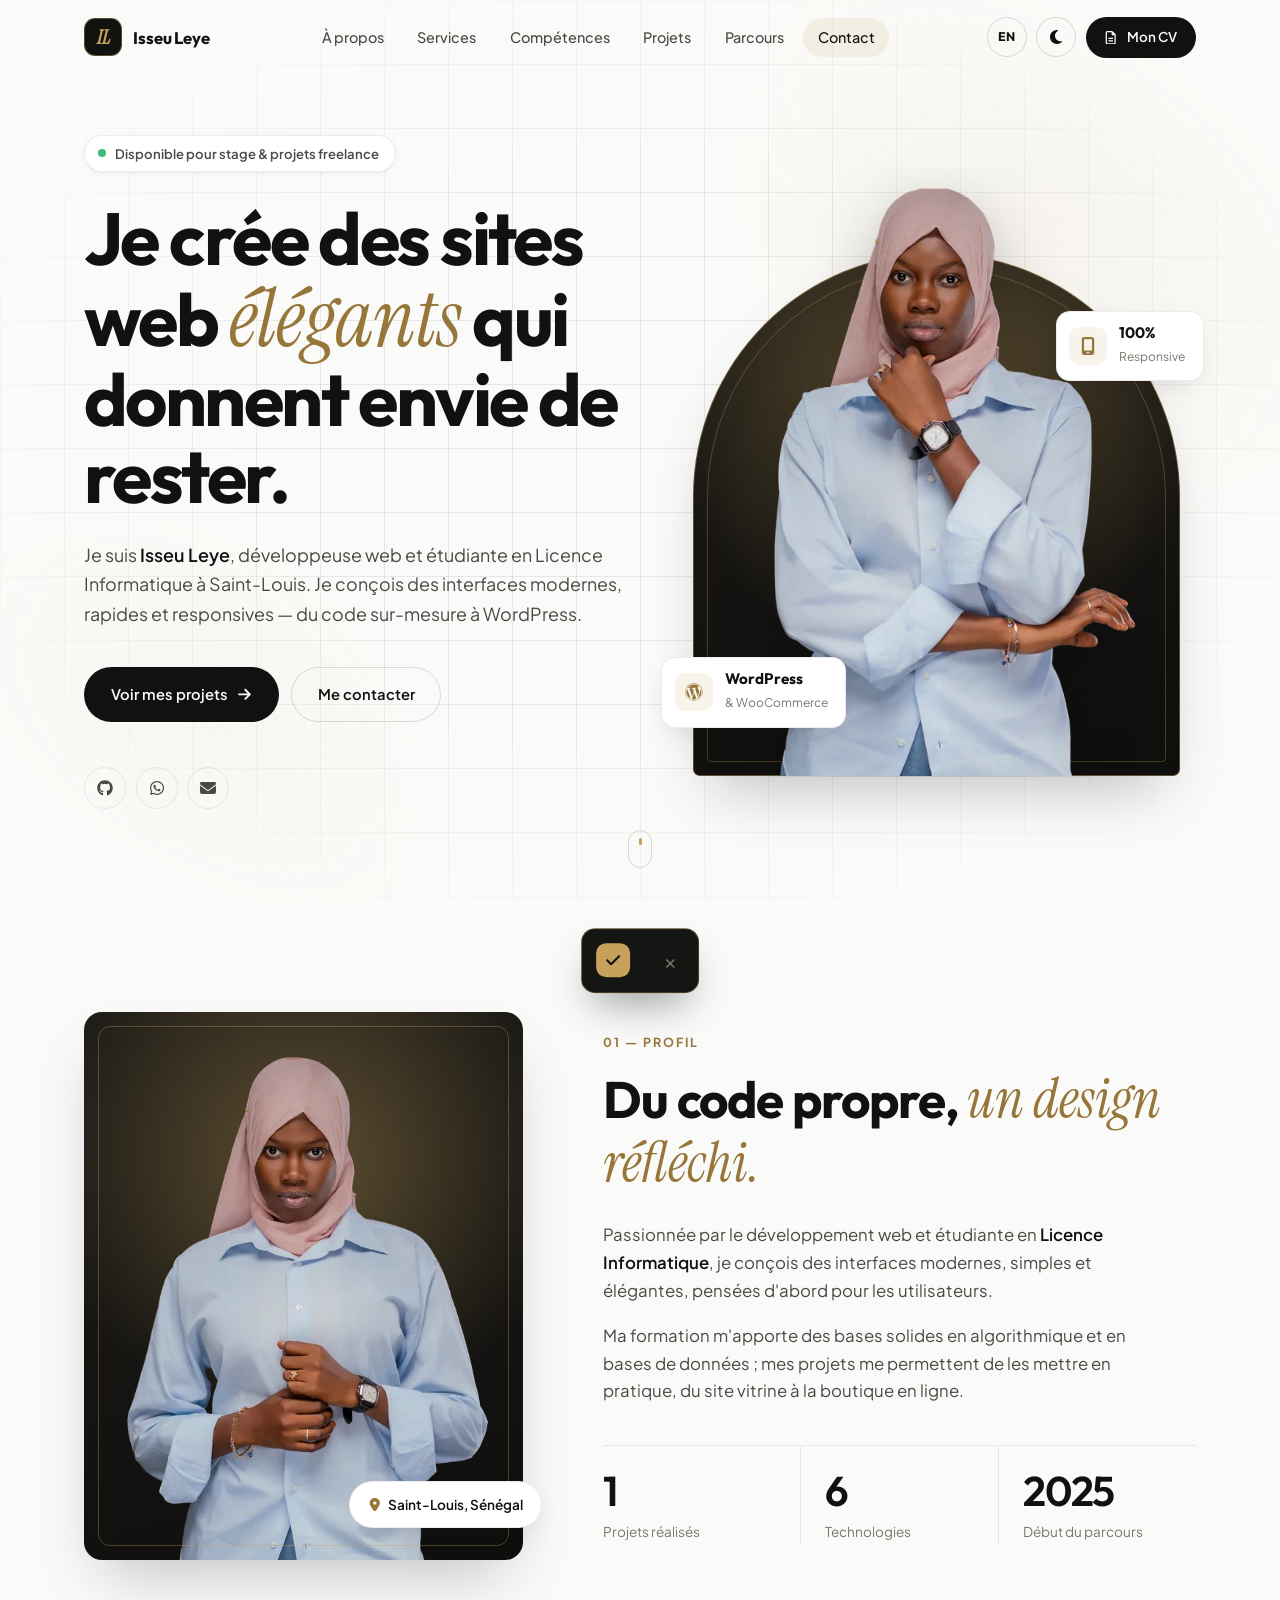
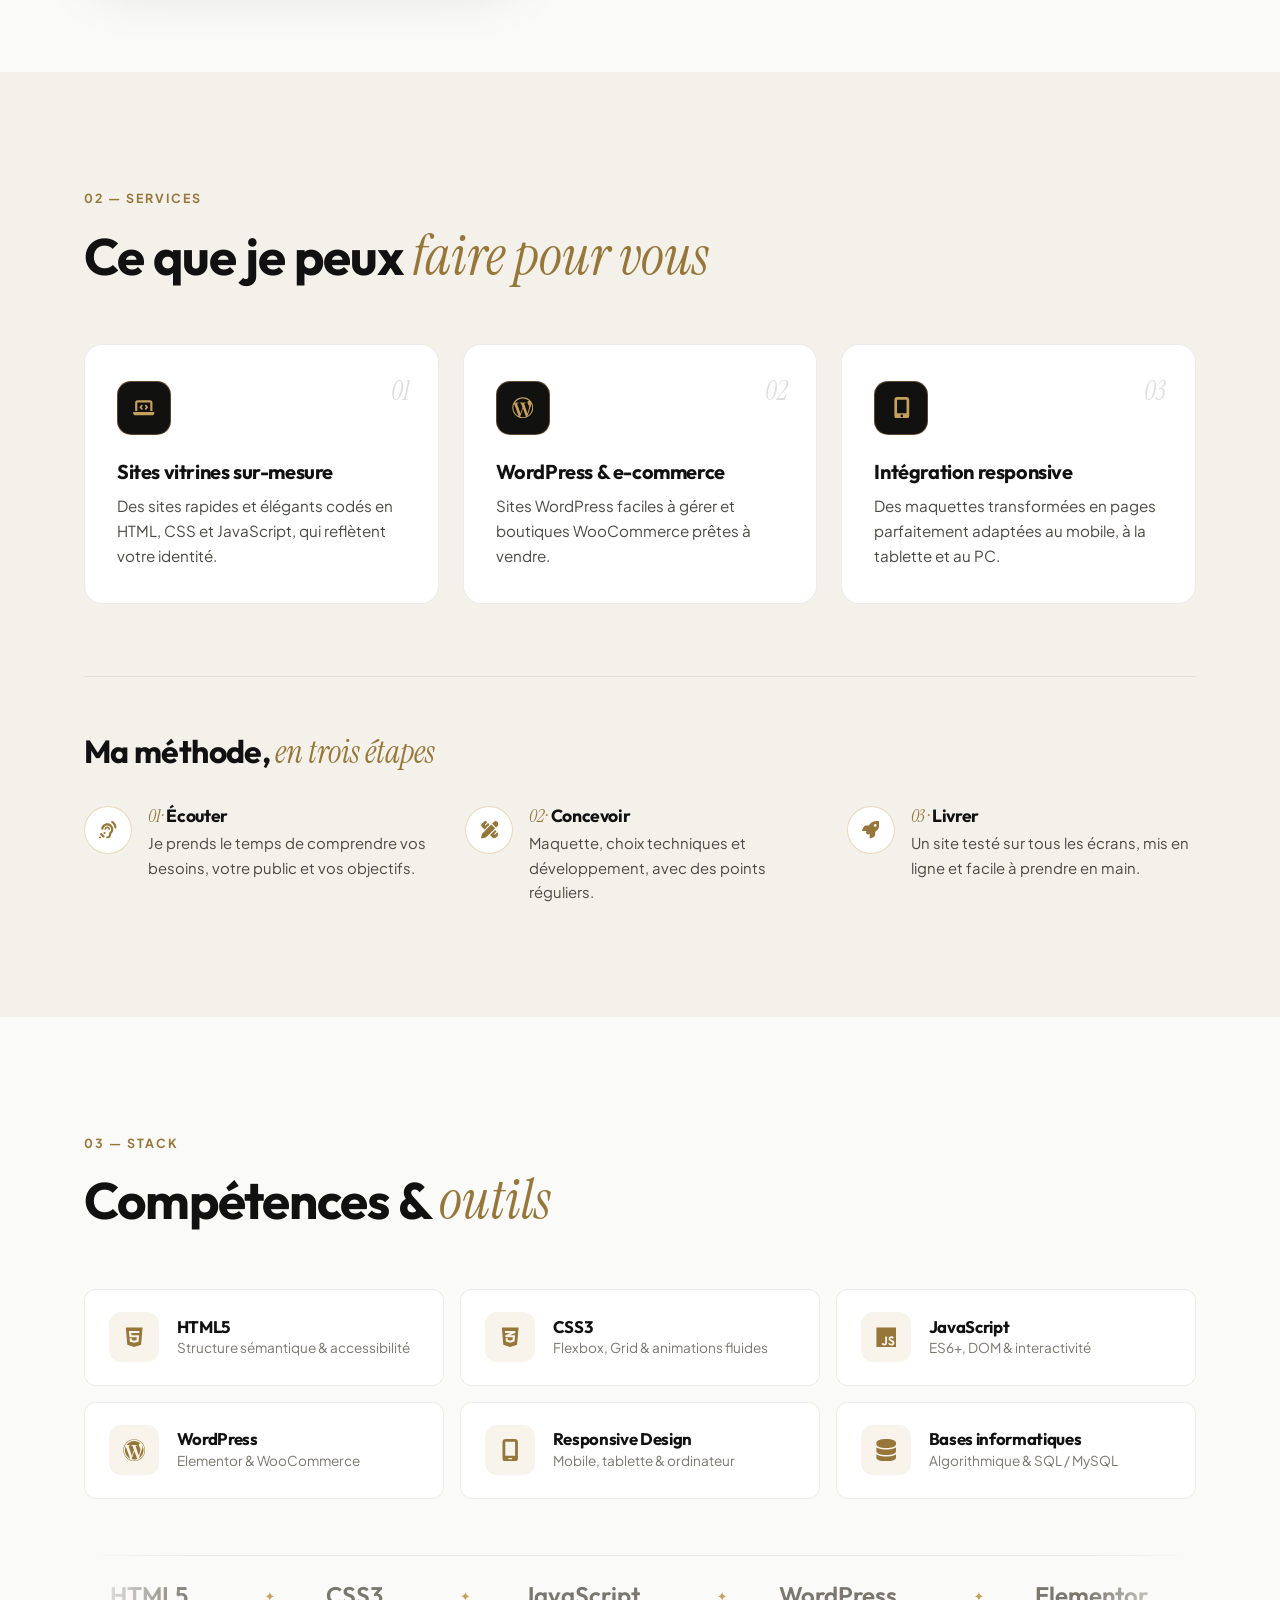
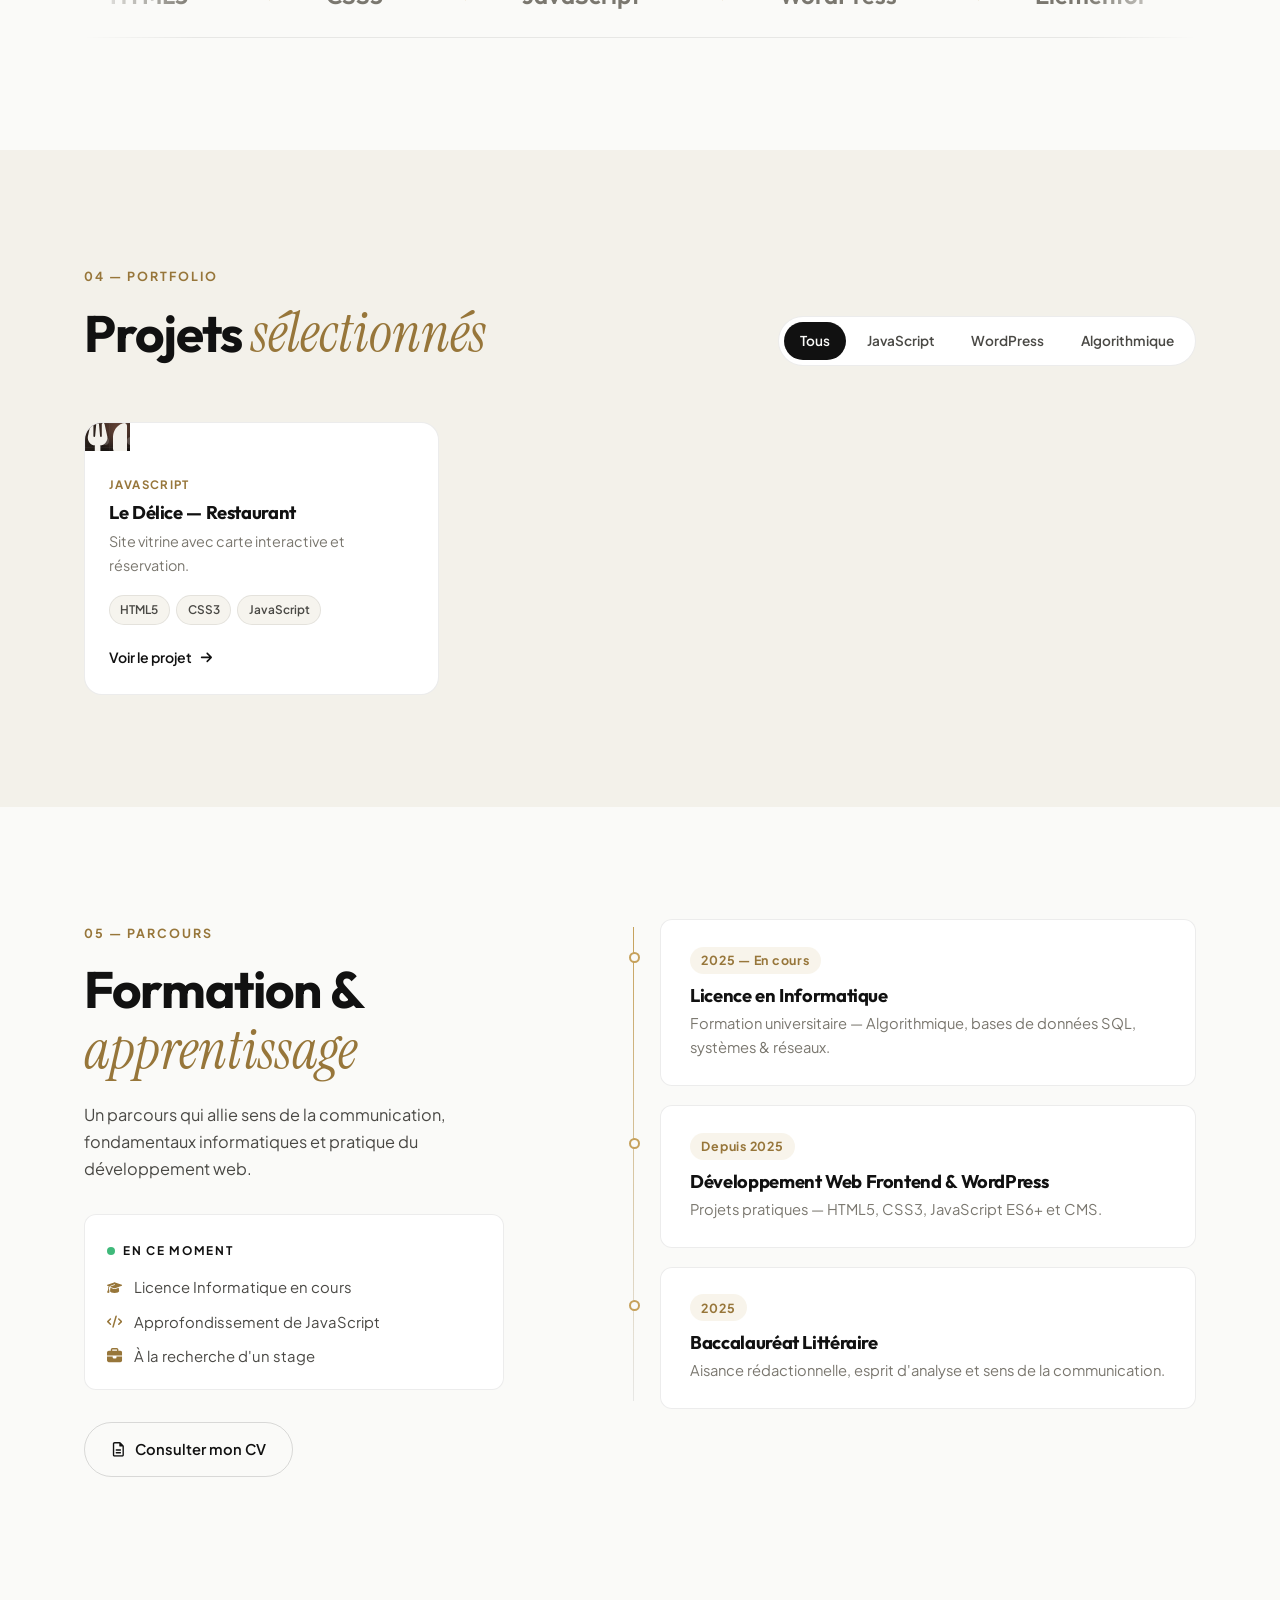
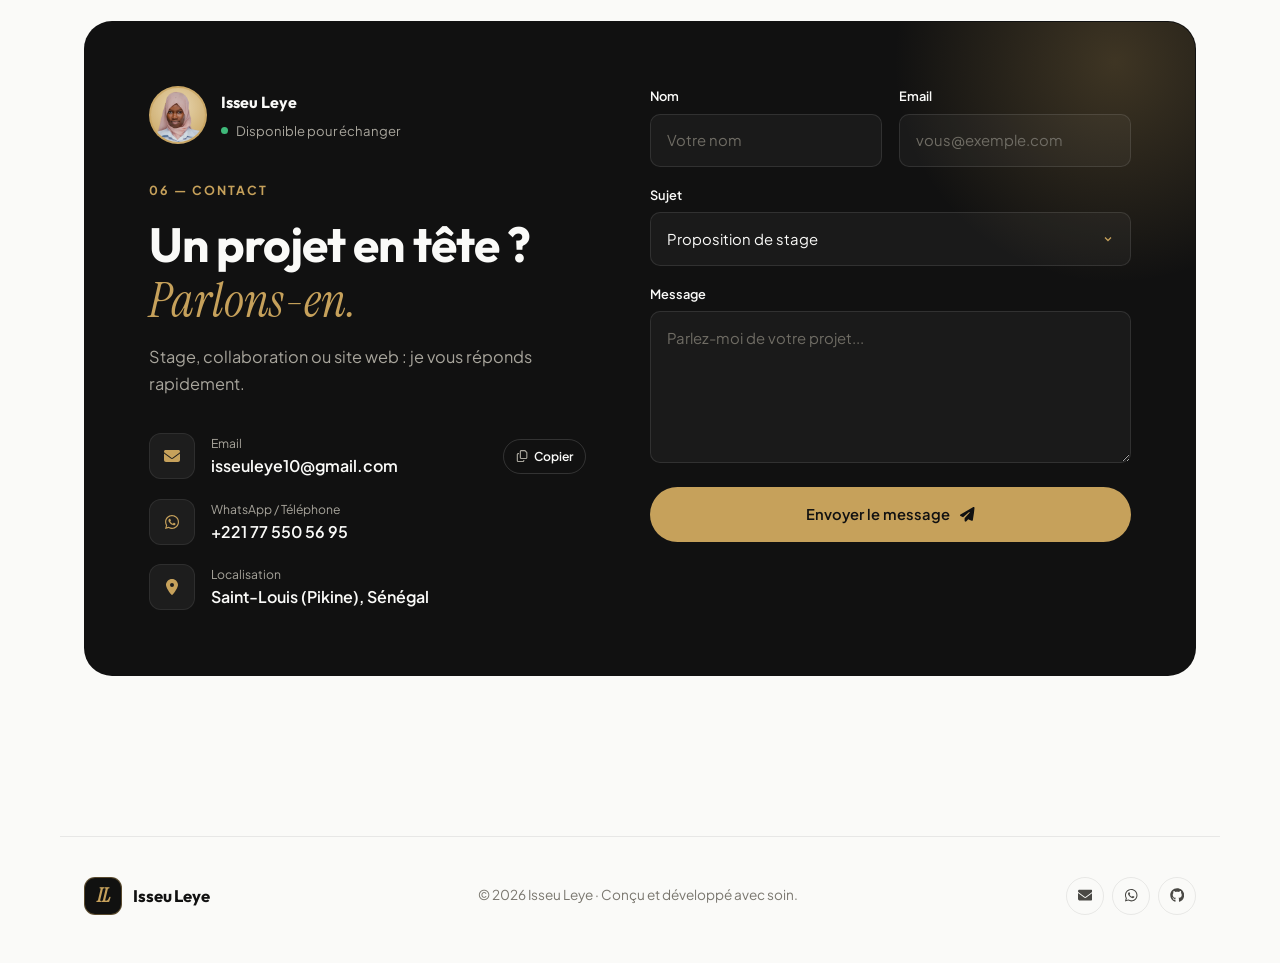
<file: index.html>
<!DOCTYPE html>
<html lang="fr" data-theme="light">
<head>
  <meta charset="UTF-8">
  <meta name="viewport" content="width=device-width, initial-scale=1.0">
  <title>Isseu Leye — Développeuse Web</title>
  <meta name="description" content="Portfolio d'Isseu Leye - Développeuse Web & Étudiante en Licence Informatique. Création de sites web modernes, rapides et responsives.">
  <meta name="author" content="Isseu Leye">
  <meta name="theme-color" content="#FAFAF8">

  <!-- Aperçu lors des partages (WhatsApp, LinkedIn...).
       Après la mise en ligne, remplacez "img/og-image.jpg" par l'adresse complète,
       ex. https://isseuleye.netlify.app/img/og-image.jpg -->
  <meta property="og:title" content="Isseu Leye — Développeuse Web">
  <meta property="og:description" content="Création de sites web modernes, épurés et responsives.">
  <meta property="og:type" content="website">
  <meta property="og:image" content="https://isseuleye10-boop.github.io/portfolio/img/og-image.jpg">
  <meta property="og:image:width" content="1200">
  <meta property="og:image:height" content="630">
  <meta name="twitter:card" content="summary_large_image">

  <!-- Thème et langue appliqués avant l'affichage pour éviter le flash -->
  <script>
    document.documentElement.classList.add('js');
    (function () {
      try {
        var t = localStorage.getItem('theme');
        if (!t) t = window.matchMedia('(prefers-color-scheme: dark)').matches ? 'dark' : 'light';
        document.documentElement.setAttribute('data-theme', t);
        var l = localStorage.getItem('lang');
        if (l) document.documentElement.setAttribute('lang', l);
      } catch (e) {}
    })();
  </script>

  <link rel="preconnect" href="https://fonts.googleapis.com">
  <link rel="preconnect" href="https://fonts.gstatic.com" crossorigin>
  <link href="https://fonts.googleapis.com/css2?family=Instrument+Serif:ital@0;1&family=Outfit:wght@500;600;700;800&family=Plus+Jakarta+Sans:wght@400;500;600;700&display=swap" rel="stylesheet">

  <link rel="stylesheet" href="css/style.css">
  <link rel="icon" type="image/svg+xml" href="data:image/svg+xml,<svg xmlns='http://www.w3.org/2000/svg' viewBox='0 0 64 64'><rect width='64' height='64' rx='16' fill='%23111'/><text x='50%25' y='54%25' dominant-baseline='middle' text-anchor='middle' font-family='Georgia,serif' font-size='30' fill='%23C6A15B'>IL</text></svg>">
</head>
<body>
  <script src="js/icons.js"></script>

  <a href="#main" class="skip-link" data-i18n="skip">Aller au contenu</a>
  <div class="scroll-progress" id="scroll-progress" aria-hidden="true"></div>

  <!-- ==================== NAVIGATION ==================== -->
  <header class="navbar" id="navbar">
    <div class="nav-inner">
      <a href="#hero" class="brand" aria-label="Isseu Leye">
        <span class="brand-mark">IL</span>
        <span class="brand-name">Isseu Leye</span>
      </a>

      <nav class="nav-menu" id="nav-menu" aria-label="Navigation">
        <ul class="nav-list">
          <li><a href="#about" class="nav-link" data-i18n="nav.about">À propos</a></li>
          <li><a href="#services" class="nav-link" data-i18n="nav.services">Services</a></li>
          <li><a href="#skills" class="nav-link" data-i18n="nav.skills">Compétences</a></li>
          <li><a href="#projects" class="nav-link" data-i18n="nav.projects">Projets</a></li>
          <li><a href="#journey" class="nav-link" data-i18n="nav.journey">Parcours</a></li>
          <li><a href="#contact" class="nav-link" data-i18n="nav.contact">Contact</a></li>
        </ul>

        <!-- Actions du menu mobile -->
        <div class="nav-mobile-extra">
          <button class="btn btn-primary" data-open-cv>
            <svg class="icon"><use href="#i-file-lines-o"></use></svg>
            <span data-i18n="nav.cv">Mon CV</span>
          </button>
          <div class="nav-mobile-toggles">
            <button class="icon-btn lang-btn" data-lang-toggle aria-label="English version">EN</button>
            <button class="icon-btn" data-theme-toggle aria-label="Thème clair / sombre">
              <svg class="icon icon-moon"><use href="#i-moon"></use></svg>
              <svg class="icon icon-sun"><use href="#i-sun"></use></svg>
            </button>
          </div>
        </div>
      </nav>

      <div class="nav-actions">
        <button class="icon-btn lang-btn desk-only" id="lang-toggle" data-lang-toggle aria-label="English version">EN</button>
        <button class="icon-btn desk-only" id="theme-toggle" data-theme-toggle aria-label="Thème clair / sombre">
          <svg class="icon icon-moon"><use href="#i-moon"></use></svg>
          <svg class="icon icon-sun"><use href="#i-sun"></use></svg>
        </button>
        <button class="btn btn-primary btn-sm nav-cv desk-only" data-open-cv>
          <svg class="icon"><use href="#i-file-lines-o"></use></svg>
          <span data-i18n="nav.cv">Mon CV</span>
        </button>
        <button class="mobile-toggle" id="mobile-toggle" aria-label="Menu" aria-expanded="false" aria-controls="nav-menu">
          <span></span><span></span>
        </button>
      </div>
    </div>
  </header>

  <main id="main">
    <!-- ==================== ACCUEIL ==================== -->
    <section class="hero" id="hero">
      <div class="hero-bg" aria-hidden="true"></div>
      <div class="container hero-grid">
        <div class="hero-content">
          <span class="pill reveal">
            <span class="pulse-dot"></span>
            <span data-i18n="hero.pill">Disponible pour stage & projets freelance</span>
          </span>

          <h1 class="hero-title reveal" data-i18n="hero.title">Je crée des sites web <em>élégants</em> qui donnent envie de rester.</h1>

          <p class="hero-lead reveal" data-i18n="hero.lead">
            Je suis <strong>Isseu Leye</strong>, développeuse web et étudiante en Licence Informatique à Saint-Louis.
            Je conçois des interfaces modernes, rapides et responsives — du code sur-mesure à WordPress.
          </p>

          <div class="hero-cta reveal">
            <a href="#projects" class="btn btn-primary">
              <span data-i18n="hero.cta1">Voir mes projets</span>
              <svg class="icon arrow"><use href="#i-arrow-right"></use></svg>
            </a>
            <a href="#contact" class="btn btn-ghost">
              <span data-i18n="hero.cta2">Me contacter</span>
            </a>
          </div>

          <ul class="hero-socials reveal social-list">
            <li hidden><a data-link="github" target="_blank" rel="noopener noreferrer" aria-label="GitHub"><svg class="icon"><use href="#i-github"></use></svg></a></li>
            <li hidden><a data-link="linkedin" target="_blank" rel="noopener noreferrer" aria-label="LinkedIn"><svg class="icon"><use href="#i-linkedin-in"></use></svg></a></li>
            <li><a href="https://wa.me/221775505695" target="_blank" rel="noopener noreferrer" aria-label="WhatsApp"><svg class="icon"><use href="#i-whatsapp"></use></svg></a></li>
            <li><a href="mailto:isseuleye10@gmail.com" aria-label="Email"><svg class="icon"><use href="#i-envelope"></use></svg></a></li>
          </ul>
        </div>

        <div class="hero-visual reveal">
          <div class="hero-photo">
            <img src="img/isseu-leye.webp"
                 srcset="img/isseu-leye-600.webp 600w, img/isseu-leye.webp 1000w"
                 sizes="(max-width: 640px) 420px, 560px"
                 width="1000" height="1250"
                 alt="Isseu Leye"
                 fetchpriority="high" decoding="async">
          </div>

          <div class="float-badge badge-a">
            <svg class="icon"><use href="#i-mobile-screen"></use></svg>
            <div><strong>100%</strong><span>Responsive</span></div>
          </div>
          <div class="float-badge badge-b">
            <svg class="icon"><use href="#i-wordpress"></use></svg>
            <div><strong>WordPress</strong><span>& WooCommerce</span></div>
          </div>
        </div>
      </div>

      <a href="#about" class="scroll-hint" aria-label="↓">
        <span></span>
      </a>
    </section>

    <!-- ==================== À PROPOS ==================== -->
    <section class="section" id="about">
      <div class="container about-grid">
        <div class="about-portrait reveal">
          <div class="portrait-frame">
            <img src="img/isseu-about.webp"
                 srcset="img/isseu-about-600.webp 600w, img/isseu-about.webp 1000w"
                 sizes="(max-width: 860px) 380px, 480px"
                 width="1000" height="1250"
                 alt="Isseu Leye"
                 loading="lazy" decoding="async">
          </div>
          <div class="portrait-tag">
            <svg class="icon"><use href="#i-location-dot"></use></svg> Saint-Louis, Sénégal
          </div>
        </div>

        <div class="about-text">
          <span class="eyebrow reveal" data-i18n="about.eyebrow">01 — Profil</span>
          <h2 class="section-title reveal" data-i18n="about.title">Du code propre, <em>un design réfléchi.</em></h2>
          <p class="reveal" data-i18n="about.p1">
            Passionnée par le développement web et étudiante en <strong>Licence Informatique</strong>,
            je conçois des interfaces modernes, simples et élégantes, pensées d'abord pour les utilisateurs.
          </p>
          <p class="reveal" data-i18n="about.p2">
            Ma formation m'apporte des bases solides en algorithmique et en bases de données ; mes projets
            me permettent de les mettre en pratique, du site vitrine à la boutique en ligne.
          </p>

          <div class="stats reveal">
            <div class="stat"><strong id="stat-projects">6</strong><span data-i18n="about.stat1">Projets réalisés</span></div>
            <div class="stat"><strong>6</strong><span data-i18n="about.stat2">Technologies</span></div>
            <div class="stat"><strong>2025</strong><span data-i18n="about.stat3">Début du parcours</span></div>
          </div>
        </div>
      </div>
    </section>

    <!-- ==================== SERVICES ==================== -->
    <section class="section section-alt" id="services">
      <div class="container">
        <div class="section-head">
          <span class="eyebrow reveal" data-i18n="services.eyebrow">02 — Services</span>
          <h2 class="section-title reveal" data-i18n="services.title">Ce que je peux <em>faire pour vous</em></h2>
        </div>

        <div class="services-grid">
          <article class="service-card reveal">
            <span class="service-num">01</span>
            <div class="service-icon"><svg class="icon"><use href="#i-laptop-code"></use></svg></div>
            <h3 data-i18n="services.s1.t">Sites vitrines sur-mesure</h3>
            <p data-i18n="services.s1.d">Des sites rapides et élégants codés en HTML, CSS et JavaScript, qui reflètent votre identité.</p>
          </article>
          <article class="service-card reveal">
            <span class="service-num">02</span>
            <div class="service-icon"><svg class="icon"><use href="#i-wordpress-simple"></use></svg></div>
            <h3 data-i18n="services.s2.t">WordPress & e-commerce</h3>
            <p data-i18n="services.s2.d">Sites WordPress faciles à gérer et boutiques WooCommerce prêtes à vendre.</p>
          </article>
          <article class="service-card reveal">
            <span class="service-num">03</span>
            <div class="service-icon"><svg class="icon"><use href="#i-mobile-screen-button"></use></svg></div>
            <h3 data-i18n="services.s3.t">Intégration responsive</h3>
            <p data-i18n="services.s3.d">Des maquettes transformées en pages parfaitement adaptées au mobile, à la tablette et au PC.</p>
          </article>
        </div>

        <!-- Méthode de travail -->
        <div class="method">
          <h3 class="method-title reveal" data-i18n="method.title">Ma méthode, <em>en trois étapes</em></h3>
          <ol class="method-steps">
            <li class="method-step reveal">
              <span class="method-icon"><svg class="icon"><use href="#i-ear-listen"></use></svg></span>
              <div>
                <h4 data-i18n="method.s1.t">Écouter</h4>
                <p data-i18n="method.s1.d">Je prends le temps de comprendre vos besoins, votre public et vos objectifs.</p>
              </div>
            </li>
            <li class="method-step reveal">
              <span class="method-icon"><svg class="icon"><use href="#i-pen-ruler"></use></svg></span>
              <div>
                <h4 data-i18n="method.s2.t">Concevoir</h4>
                <p data-i18n="method.s2.d">Maquette, choix techniques et développement, avec des points réguliers.</p>
              </div>
            </li>
            <li class="method-step reveal">
              <span class="method-icon"><svg class="icon"><use href="#i-rocket"></use></svg></span>
              <div>
                <h4 data-i18n="method.s3.t">Livrer</h4>
                <p data-i18n="method.s3.d">Un site testé sur tous les écrans, mis en ligne et facile à prendre en main.</p>
              </div>
            </li>
          </ol>
        </div>
      </div>
    </section>

    <!-- ==================== COMPÉTENCES ==================== -->
    <section class="section" id="skills">
      <div class="container">
        <div class="section-head">
          <span class="eyebrow reveal" data-i18n="skills.eyebrow">03 — Stack</span>
          <h2 class="section-title reveal" data-i18n="skills.title">Compétences & <em>outils</em></h2>
        </div>

        <div class="skills-grid">
          <div class="skill-card reveal">
            <div class="skill-icon"><svg class="icon"><use href="#i-html5"></use></svg></div>
            <div><h3>HTML5</h3><p data-i18n="skills.html">Structure sémantique & accessibilité</p></div>
          </div>
          <div class="skill-card reveal">
            <div class="skill-icon"><svg class="icon"><use href="#i-css3-alt"></use></svg></div>
            <div><h3>CSS3</h3><p data-i18n="skills.css">Flexbox, Grid & animations fluides</p></div>
          </div>
          <div class="skill-card reveal">
            <div class="skill-icon"><svg class="icon"><use href="#i-js"></use></svg></div>
            <div><h3>JavaScript</h3><p data-i18n="skills.js">ES6+, DOM & interactivité</p></div>
          </div>
          <div class="skill-card reveal">
            <div class="skill-icon"><svg class="icon"><use href="#i-wordpress"></use></svg></div>
            <div><h3>WordPress</h3><p>Elementor & WooCommerce</p></div>
          </div>
          <div class="skill-card reveal">
            <div class="skill-icon"><svg class="icon"><use href="#i-mobile-screen"></use></svg></div>
            <div><h3>Responsive Design</h3><p data-i18n="skills.rwd">Mobile, tablette & ordinateur</p></div>
          </div>
          <div class="skill-card reveal">
            <div class="skill-icon"><svg class="icon"><use href="#i-database"></use></svg></div>
            <div><h3 data-i18n="skills.cs.t">Bases informatiques</h3><p data-i18n="skills.cs.d">Algorithmique & SQL / MySQL</p></div>
          </div>
        </div>

        <div class="marquee reveal">
          <div class="marquee-track">
            <span>HTML5</span><span>CSS3</span><span>JavaScript</span><span>WordPress</span><span>Elementor</span><span>WooCommerce</span><span>Bootstrap</span><span>Git</span><span>MySQL</span><span>SEO</span>
            <span aria-hidden="true">HTML5</span><span aria-hidden="true">CSS3</span><span aria-hidden="true">JavaScript</span><span aria-hidden="true">WordPress</span><span aria-hidden="true">Elementor</span><span aria-hidden="true">WooCommerce</span><span aria-hidden="true">Bootstrap</span><span aria-hidden="true">Git</span><span aria-hidden="true">MySQL</span><span aria-hidden="true">SEO</span>
          </div>
        </div>
      </div>
    </section>

    <!-- ==================== PROJETS ==================== -->
    <section class="section section-alt" id="projects">
      <div class="container">
        <div class="section-head section-head-split">
          <div>
            <span class="eyebrow reveal" data-i18n="projects.eyebrow">04 — Portfolio</span>
            <h2 class="section-title reveal" data-i18n="projects.title">Projets <em>sélectionnés</em></h2>
          </div>
          <div class="filters reveal" aria-label="Filtres">
            <button class="filter-btn active" data-filter="all" data-i18n="projects.all">Tous</button>
            <button class="filter-btn" data-filter="js">JavaScript</button>
            <button class="filter-btn" data-filter="wp">WordPress</button>
            <button class="filter-btn" data-filter="algo" data-i18n="projects.algo">Algorithmique</button>
          </div>
        </div>

        <!-- Les cartes sont générées à partir de js/projects.js -->
        <div class="projects-grid" id="projects-grid"></div>
      </div>
    </section>

    <!-- ==================== PARCOURS ==================== -->
    <section class="section" id="journey">
      <div class="container journey-grid">
        <div class="journey-intro">
          <span class="eyebrow reveal" data-i18n="journey.eyebrow">05 — Parcours</span>
          <h2 class="section-title reveal" data-i18n="journey.title">Formation & <em>apprentissage</em></h2>
          <p class="reveal" data-i18n="journey.intro">Un parcours qui allie sens de la communication, fondamentaux informatiques et pratique du développement web.</p>

          <div class="now-card reveal">
            <span class="now-label"><span class="pulse-dot"></span> <span data-i18n="now.label">En ce moment</span></span>
            <ul>
              <li><svg class="icon"><use href="#i-graduation-cap"></use></svg> <span data-i18n="now.1">Licence Informatique en cours</span></li>
              <li><svg class="icon"><use href="#i-code"></use></svg> <span data-i18n="now.2">Approfondissement de JavaScript</span></li>
              <li><svg class="icon"><use href="#i-briefcase"></use></svg> <span data-i18n="now.3">À la recherche d'un stage</span></li>
            </ul>
          </div>

          <button class="btn btn-ghost reveal" data-open-cv>
            <svg class="icon"><use href="#i-file-lines-o"></use></svg>
            <span data-i18n="journey.cv">Consulter mon CV</span>
          </button>
        </div>

        <ol class="timeline">
          <li class="timeline-item reveal">
            <span class="timeline-year" data-i18n="journey.t1.y">2025 — En cours</span>
            <h3 data-i18n="journey.t1.t">Licence en Informatique</h3>
            <p data-i18n="journey.t1.d">Formation universitaire — Algorithmique, bases de données SQL, systèmes & réseaux.</p>
          </li>
          <li class="timeline-item reveal">
            <span class="timeline-year" data-i18n="journey.t2.y">Depuis 2025</span>
            <h3 data-i18n="journey.t2.t">Développement Web Frontend & WordPress</h3>
            <p data-i18n="journey.t2.d">Projets pratiques — HTML5, CSS3, JavaScript ES6+ et CMS.</p>
          </li>
          <li class="timeline-item reveal">
            <span class="timeline-year">2025</span>
            <h3 data-i18n="journey.t3.t">Baccalauréat Littéraire</h3>
            <p data-i18n="journey.t3.d">Aisance rédactionnelle, esprit d'analyse et sens de la communication.</p>
          </li>
        </ol>
      </div>
    </section>

    <!-- ==================== CONTACT ==================== -->
    <section class="section" id="contact">
      <div class="container">
        <div class="contact-card reveal">
          <div class="contact-info">
            <div class="contact-person">
              <img src="img/isseu-avatar.webp" width="320" height="320" alt="Isseu Leye" class="avatar" loading="lazy" decoding="async">
              <div>
                <strong>Isseu Leye</strong>
                <span><span class="pulse-dot"></span> <span data-i18n="contact.available">Disponible pour échanger</span></span>
              </div>
            </div>
            <span class="eyebrow eyebrow-light" data-i18n="contact.eyebrow">06 — Contact</span>
            <h2 class="contact-title" data-i18n="contact.title">Un projet en tête ? <em>Parlons-en.</em></h2>
            <p data-i18n="contact.lead">Stage, collaboration ou site web : je vous réponds rapidement.</p>

            <ul class="contact-list">
              <li>
                <span class="c-icon"><svg class="icon"><use href="#i-envelope"></use></svg></span>
                <div class="c-body"><small>Email</small><a href="mailto:isseuleye10@gmail.com">isseuleye10@gmail.com</a></div>
                <button type="button" class="copy-btn" id="copy-email" aria-label="Copier l'adresse email">
                  <svg class="icon icon-copy"><use href="#i-copy-o"></use></svg>
                  <svg class="icon icon-done"><use href="#i-check"></use></svg>
                  <span data-i18n="contact.copy">Copier</span>
                </button>
              </li>
              <li>
                <span class="c-icon"><svg class="icon"><use href="#i-whatsapp"></use></svg></span>
                <div class="c-body"><small data-i18n="contact.phone">WhatsApp / Téléphone</small><a href="https://wa.me/221775505695" target="_blank" rel="noopener noreferrer">+221 77 550 56 95</a></div>
              </li>
              <li>
                <span class="c-icon"><svg class="icon"><use href="#i-location-dot"></use></svg></span>
                <div class="c-body"><small data-i18n="contact.location">Localisation</small><span>Saint-Louis (Pikine), Sénégal</span></div>
              </li>
            </ul>
          </div>

          <form id="contact-form" class="contact-form" novalidate>
            <!-- Piège anti-spam : invisible pour les humains -->
            <input type="checkbox" name="botcheck" class="hp-field" tabindex="-1" autocomplete="off" aria-hidden="true">

            <div class="form-row">
              <div class="field">
                <label for="name" data-i18n="form.name">Nom</label>
                <input type="text" id="name" name="name" placeholder="Votre nom" data-i18n-placeholder="form.name.ph" autocomplete="name" required>
                <span class="field-err" id="name-error"></span>
              </div>
              <div class="field">
                <label for="email">Email</label>
                <input type="email" id="email" name="email" placeholder="vous@exemple.com" data-i18n-placeholder="form.email.ph" autocomplete="email" required>
                <span class="field-err" id="email-error"></span>
              </div>
            </div>
            <div class="field">
              <label for="subject" data-i18n="form.subject">Sujet</label>
              <select id="subject" name="subject">
                <option value="Proposition de stage" data-i18n="form.opt1">Proposition de stage</option>
                <option value="Création de site web" data-i18n="form.opt2">Création de site web</option>
                <option value="Collaboration" data-i18n="form.opt3">Collaboration</option>
                <option value="Autre" data-i18n="form.opt4">Autre</option>
              </select>
            </div>
            <div class="field">
              <label for="message">Message</label>
              <textarea id="message" name="message" rows="5" placeholder="Parlez-moi de votre projet..." data-i18n-placeholder="form.msg.ph" required></textarea>
              <span class="field-err" id="message-error"></span>
            </div>
            <button type="submit" class="btn btn-gold btn-block" id="submit-btn">
              <span data-i18n="form.send">Envoyer le message</span>
              <svg class="icon"><use href="#i-paper-plane"></use></svg>
            </button>
          </form>
        </div>
      </div>
    </section>
  </main>

  <!-- ==================== FOOTER ==================== -->
  <footer class="site-footer">
    <div class="container footer-inner">
      <a href="#hero" class="brand">
        <span class="brand-mark">IL</span>
        <span class="brand-name">Isseu Leye</span>
      </a>
      <p class="footer-copy">&copy; <span id="current-year">2026</span> Isseu Leye · <span data-i18n="footer">Conçu et développé avec soin.</span></p>
      <div class="footer-links social-list">
        <a href="mailto:isseuleye10@gmail.com" aria-label="Email"><svg class="icon"><use href="#i-envelope"></use></svg></a>
        <a href="https://wa.me/221775505695" target="_blank" rel="noopener noreferrer" aria-label="WhatsApp"><svg class="icon"><use href="#i-whatsapp"></use></svg></a>
        <a data-link="github" hidden target="_blank" rel="noopener noreferrer" aria-label="GitHub"><svg class="icon"><use href="#i-github"></use></svg></a>
        <a data-link="linkedin" hidden target="_blank" rel="noopener noreferrer" aria-label="LinkedIn"><svg class="icon"><use href="#i-linkedin-in"></use></svg></a>
      </div>
    </div>
  </footer>

  <button class="back-to-top" id="back-to-top" aria-label="↑">
    <svg class="icon"><use href="#i-arrow-up"></use></svg>
  </button>

  <!-- ==================== TOAST ==================== -->
  <div class="toast" id="toast" role="status" aria-live="polite">
    <span class="toast-icon" id="toast-icon"><svg class="icon"><use href="#i-check"></use></svg></span>
    <div>
      <div class="toast-title" id="toast-title"></div>
      <div class="toast-msg" id="toast-msg"></div>
    </div>
    <button class="toast-close" id="toast-close" aria-label="×">&times;</button>
  </div>

  <!-- ==================== MODALE CV ==================== -->
  <div class="modal" id="cv-modal" role="dialog" aria-modal="true" aria-labelledby="cv-modal-title">
    <div class="modal-window modal-cv">
      <div class="modal-head">
        <h3 id="cv-modal-title">Curriculum Vitae</h3>
        <div class="modal-actions">
          <a class="btn btn-primary btn-sm" id="cv-download" href="cv/Isseu-Leye-CV.pdf" download>
            <svg class="icon"><use href="#i-download"></use></svg> <span data-i18n="cv.download">Télécharger le PDF</span>
          </a>
          <button class="modal-close" data-close aria-label="×">&times;</button>
        </div>
      </div>
      <div class="modal-body modal-body-cv">
        <iframe id="cv-frame" title="Curriculum Vitae" loading="lazy"></iframe>
      </div>
    </div>
  </div>

  <!-- ==================== MODALE PROJET ==================== -->
  <div class="modal" id="project-modal" role="dialog" aria-modal="true" aria-labelledby="pm-title">
    <div class="modal-window">
      <div class="modal-head">
        <h3 id="pm-title"></h3>
        <button class="modal-close" data-close aria-label="×">&times;</button>
      </div>
      <div class="modal-body" id="pm-body"></div>
    </div>
  </div>

  <script src="js/config.js"></script>
  <script src="js/projects.js"></script>
  <script src="js/i18n.js"></script>
  <script src="js/main.js"></script>
</body>
</html>
</file>
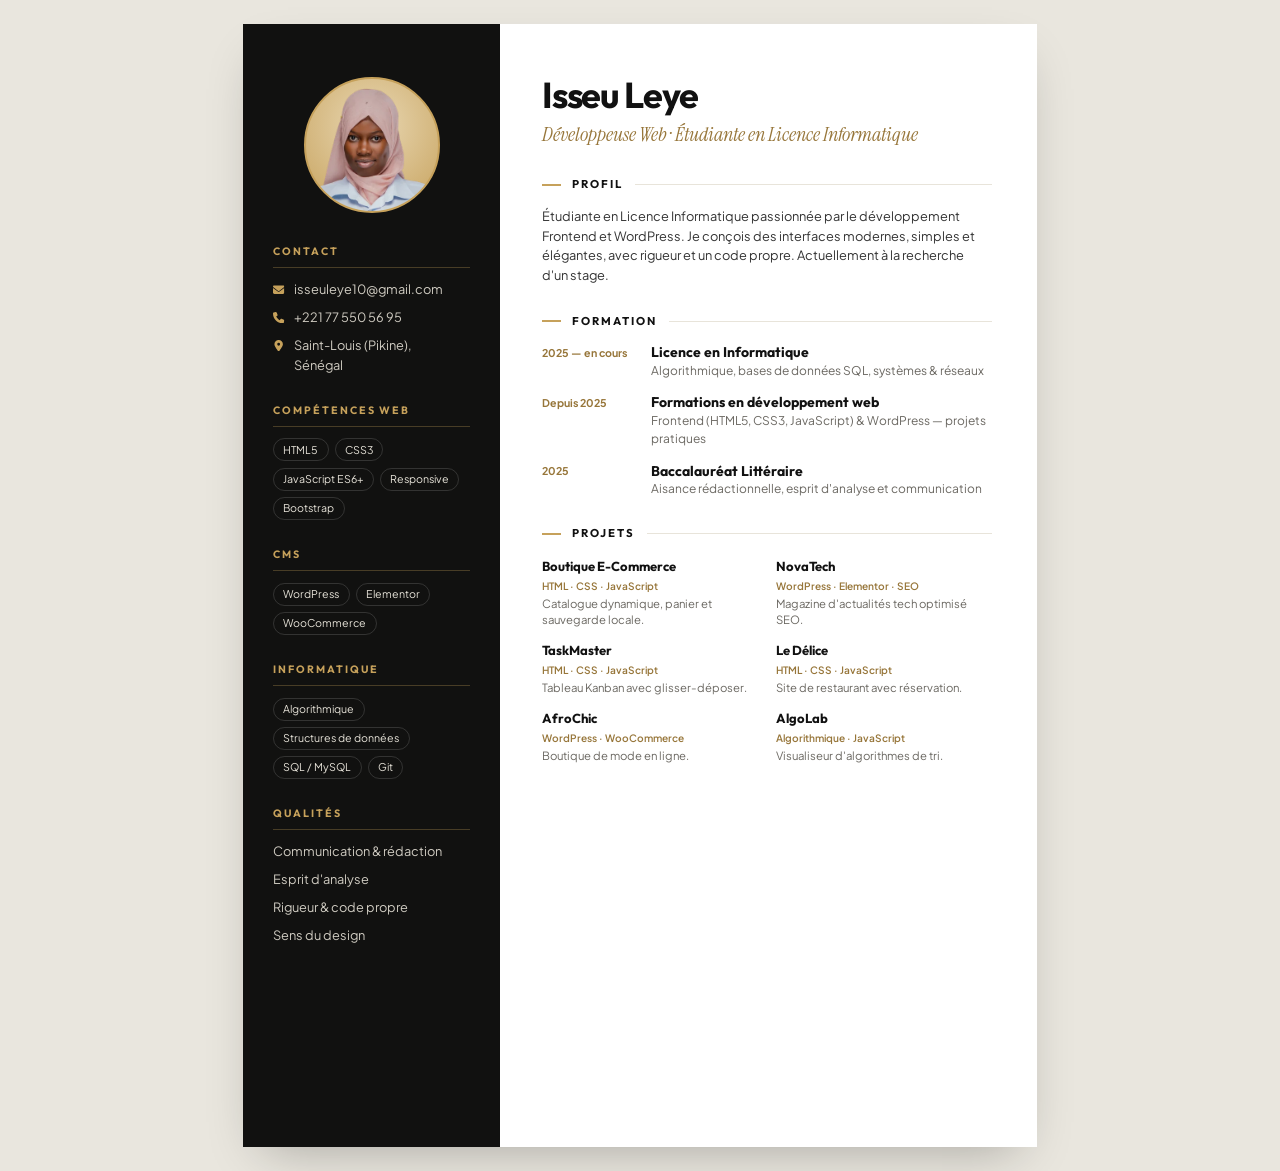
<file: cv.html>
<!DOCTYPE html>
<html lang="fr">
<head>
  <meta charset="UTF-8">
  <meta name="viewport" content="width=device-width, initial-scale=1.0">
  <title>CV — Isseu Leye</title>
  <meta name="robots" content="noindex">
  <link rel="preconnect" href="https://fonts.googleapis.com">
  <link rel="preconnect" href="https://fonts.gstatic.com" crossorigin>
  <link href="https://fonts.googleapis.com/css2?family=Instrument+Serif:ital@0;1&family=Outfit:wght@600;700&family=Plus+Jakarta+Sans:wght@400;500;600;700&display=swap" rel="stylesheet">
  <!--
    CV — source des fichiers cv/Isseu-Leye-CV.pdf (FR) et cv/Isseu-Leye-CV-EN.pdf (EN).
    Après modification, regénérez les PDF : ouvrez cv.html?lang=fr (ou en) dans Chrome,
    Ctrl/Cmd + P → « Enregistrer au format PDF », marges : Aucune, cochez « Graphiques d'arrière-plan ».
  -->
  <style>
    :root { --gold: #C6A15B; --gold-ink: #97763A; --ink: #111111; --text: #333333; --muted: #6B6862; --line: #E8E4DA; }
    * { margin: 0; padding: 0; box-sizing: border-box; }
    html { -webkit-print-color-adjust: exact; print-color-adjust: exact; }
    body { font-family: 'Plus Jakarta Sans', system-ui, sans-serif; color: var(--text); background: #E9E6DE; font-size: 9.6pt; line-height: 1.55; }
    .icon { width: 1em; height: 1em; fill: currentColor; flex-shrink: 0; }
    html[lang="fr"] [data-lang="en"], html[lang="en"] [data-lang="fr"] { display: none !important; }

    .page {
      width: 210mm;
      min-height: 297mm;
      margin: 24px auto;
      background: #FFFFFF;
      display: grid;
      grid-template-columns: 68mm 1fr;
      box-shadow: 0 20px 50px -20px rgba(0, 0, 0, 0.3);
    }

    /* Colonne gauche */
    .side { background: #111110; color: #CFCBC1; padding: 14mm 8mm 12mm; }
    .photo {
      width: 36mm; height: 36mm; border-radius: 50%;
      background: radial-gradient(circle at 50% 35%, #E9D8B4, #C6A15B);
      border: 2px solid var(--gold);
      object-fit: cover; display: block; margin: 0 auto 8mm;
    }
    .side h3 {
      font-family: 'Outfit', sans-serif; font-size: 8pt; letter-spacing: 0.18em; text-transform: uppercase;
      color: var(--gold); margin: 7mm 0 3mm; padding-bottom: 2mm; border-bottom: 1px solid rgba(198, 161, 91, 0.3);
    }
    .side ul { list-style: none; display: grid; gap: 2.2mm; }
    .contact li { display: flex; gap: 2.5mm; align-items: flex-start; word-break: break-word; }
    .contact .icon { color: var(--gold); margin-top: 0.35em; font-size: 8.5pt; }
    .side a { color: inherit; text-decoration: none; }
    .tags { display: flex; flex-wrap: wrap; gap: 1.6mm; }
    .tags span { font-size: 8pt; padding: 0.6mm 2.4mm; border-radius: 99px; border: 1px solid rgba(255, 255, 255, 0.14); color: #E6E2D8; }

    /* Colonne droite */
    .main { padding: 14mm 12mm 12mm 11mm; }
    .name { font-family: 'Outfit', sans-serif; font-size: 27pt; color: var(--ink); letter-spacing: -0.03em; line-height: 1; }
    .role { font-family: 'Instrument Serif', Georgia, serif; font-style: italic; font-size: 15pt; color: var(--gold-ink); margin: 1.5mm 0 6mm; }
    .main h2 {
      font-family: 'Outfit', sans-serif; font-size: 8.5pt; letter-spacing: 0.18em; text-transform: uppercase; color: var(--ink);
      display: flex; align-items: center; gap: 3mm; margin: 7mm 0 3.5mm;
    }
    .main h2::after { content: ''; flex: 1; height: 1px; background: var(--line); }
    .main h2::before { content: ''; width: 5mm; height: 2px; background: var(--gold); }
    .entry { display: grid; grid-template-columns: 25mm 1fr; gap: 4mm; margin-bottom: 3.5mm; }
    .entry .when { font-size: 8pt; font-weight: 700; color: var(--gold-ink); padding-top: 0.4mm; }
    .entry h4 { font-family: 'Outfit', sans-serif; font-size: 10.5pt; color: var(--ink); line-height: 1.3; }
    .entry p { color: var(--muted); font-size: 9pt; }
    .skills { display: grid; gap: 2mm; }
    .skills p strong { color: var(--ink); }
    .projects { display: grid; grid-template-columns: 1fr 1fr; gap: 3mm 5mm; }
    .projects h4 { font-family: 'Outfit', sans-serif; font-size: 9.8pt; color: var(--ink); }
    .projects p { font-size: 8.5pt; color: var(--muted); line-height: 1.45; }
    .projects small { font-size: 7.6pt; color: var(--gold-ink); font-weight: 600; }

    body.embed .page { margin: 0 auto; box-shadow: none; }
    body.embed { background: #E9E6DE; padding: 16px; }

    @media screen and (max-width: 820px) {
      .page { width: 100%; min-height: 0; grid-template-columns: 1fr; margin: 0; }
      body.embed { padding: 0; }
    }
    @media print {
      @page { size: A4; margin: 0; }
      body, body.embed { background: #FFFFFF; padding: 0; }
      .page { margin: 0; box-shadow: none; width: 210mm; height: 297mm; overflow: hidden; }
    }
  </style>
</head>
<body>
  <script src="js/icons.js"></script>
  <script>
    (function () {
      var q = new URLSearchParams(location.search);
      var l = q.get('lang');
      if (!l) { try { l = localStorage.getItem('lang'); } catch (e) {} }
      document.documentElement.lang = l === 'en' ? 'en' : 'fr';
      if (q.get('embed')) document.body.classList.add('embed');
    })();
  </script>

  <div class="page">
    <aside class="side">
      <img class="photo" src="img/isseu-avatar.webp" alt="Isseu Leye">

      <h3><span data-lang="fr">Contact</span><span data-lang="en">Contact</span></h3>
      <ul class="contact">
        <li><svg class="icon"><use href="#i-envelope"></use></svg><a href="mailto:isseuleye10@gmail.com">isseuleye10@gmail.com</a></li>
        <li><svg class="icon"><use href="#i-phone"></use></svg><span>+221 77 550 56 95</span></li>
        <li><svg class="icon"><use href="#i-location-dot"></use></svg><span>Saint-Louis (Pikine),<br>Sénégal</span></li>
      </ul>

      <h3><span data-lang="fr">Compétences web</span><span data-lang="en">Web skills</span></h3>
      <div class="tags"><span>HTML5</span><span>CSS3</span><span>JavaScript ES6+</span><span>Responsive</span><span>Bootstrap</span></div>

      <h3>CMS</h3>
      <div class="tags"><span>WordPress</span><span>Elementor</span><span>WooCommerce</span></div>

      <h3><span data-lang="fr">Informatique</span><span data-lang="en">Computer science</span></h3>
      <div class="tags">
        <span data-lang="fr" style="display:contents"><span>Algorithmique</span><span>Structures de données</span></span>
        <span data-lang="en" style="display:contents"><span>Algorithms</span><span>Data structures</span></span>
        <span>SQL / MySQL</span><span>Git</span>
      </div>

      <h3><span data-lang="fr">Qualités</span><span data-lang="en">Strengths</span></h3>
      <ul>
        <li data-lang="fr">Communication & rédaction</li><li data-lang="en">Communication & writing</li>
        <li data-lang="fr">Esprit d'analyse</li><li data-lang="en">Analytical thinking</li>
        <li data-lang="fr">Rigueur & code propre</li><li data-lang="en">Attention to detail & clean code</li>
        <li data-lang="fr">Sens du design</li><li data-lang="en">Eye for design</li>
      </ul>
    </aside>

    <main class="main">
      <h1 class="name">Isseu Leye</h1>
      <p class="role"><span data-lang="fr">Développeuse Web · Étudiante en Licence Informatique</span><span data-lang="en">Web Developer · Computer Science Undergraduate</span></p>

      <h2><span data-lang="fr">Profil</span><span data-lang="en">Profile</span></h2>
      <p data-lang="fr">Étudiante en Licence Informatique passionnée par le développement Frontend et WordPress. Je conçois des interfaces modernes, simples et élégantes, avec rigueur et un code propre. Actuellement à la recherche d'un stage.</p>
      <p data-lang="en">Computer Science undergraduate passionate about front-end development and WordPress. I design modern, simple and elegant interfaces with care and clean code. Currently looking for an internship.</p>

      <h2><span data-lang="fr">Formation</span><span data-lang="en">Education</span></h2>
      <div class="entry">
        <span class="when"><span data-lang="fr">2025 — en cours</span><span data-lang="en">2025 — present</span></span>
        <div>
          <h4><span data-lang="fr">Licence en Informatique</span><span data-lang="en">Bachelor's in Computer Science</span></h4>
          <p data-lang="fr">Algorithmique, bases de données SQL, systèmes & réseaux</p>
          <p data-lang="en">Algorithms, SQL databases, systems & networks</p>
        </div>
      </div>
      <div class="entry">
        <span class="when"><span data-lang="fr">Depuis 2025</span><span data-lang="en">Since 2025</span></span>
        <div>
          <h4><span data-lang="fr">Formations en développement web</span><span data-lang="en">Web development training</span></h4>
          <p data-lang="fr">Frontend (HTML5, CSS3, JavaScript) & WordPress — projets pratiques</p>
          <p data-lang="en">Front-end (HTML5, CSS3, JavaScript) & WordPress — hands-on projects</p>
        </div>
      </div>
      <div class="entry">
        <span class="when">2025</span>
        <div>
          <h4><span data-lang="fr">Baccalauréat Littéraire</span><span data-lang="en">Baccalaureate — Literature track</span></h4>
          <p data-lang="fr">Aisance rédactionnelle, esprit d'analyse et communication</p>
          <p data-lang="en">Writing skills, analytical thinking and communication</p>
        </div>
      </div>

      <h2><span data-lang="fr">Projets</span><span data-lang="en">Projects</span></h2>
      <div class="projects">
        <div><h4><span data-lang="fr">Boutique E-Commerce</span><span data-lang="en">E-Commerce Store</span></h4><small>HTML · CSS · JavaScript</small>
          <p data-lang="fr">Catalogue dynamique, panier et sauvegarde locale.</p><p data-lang="en">Dynamic catalogue, cart and local storage.</p></div>
        <div><h4>NovaTech</h4><small>WordPress · Elementor · SEO</small>
          <p data-lang="fr">Magazine d'actualités tech optimisé SEO.</p><p data-lang="en">SEO-optimised tech news magazine.</p></div>
        <div><h4>TaskMaster</h4><small>HTML · CSS · JavaScript</small>
          <p data-lang="fr">Tableau Kanban avec glisser-déposer.</p><p data-lang="en">Kanban board with drag-and-drop.</p></div>
        <div><h4>Le Délice</h4><small>HTML · CSS · JavaScript</small>
          <p data-lang="fr">Site de restaurant avec réservation.</p><p data-lang="en">Restaurant website with booking.</p></div>
        <div><h4>AfroChic</h4><small>WordPress · WooCommerce</small>
          <p data-lang="fr">Boutique de mode en ligne.</p><p data-lang="en">Online fashion store.</p></div>
        <div><h4>AlgoLab</h4><small><span data-lang="fr">Algorithmique</span><span data-lang="en">Algorithms</span> · JavaScript</small>
          <p data-lang="fr">Visualiseur d'algorithmes de tri.</p><p data-lang="en">Sorting algorithm visualiser.</p></div>
      </div>
    </main>
  </div>
</body>
</html>
</file>
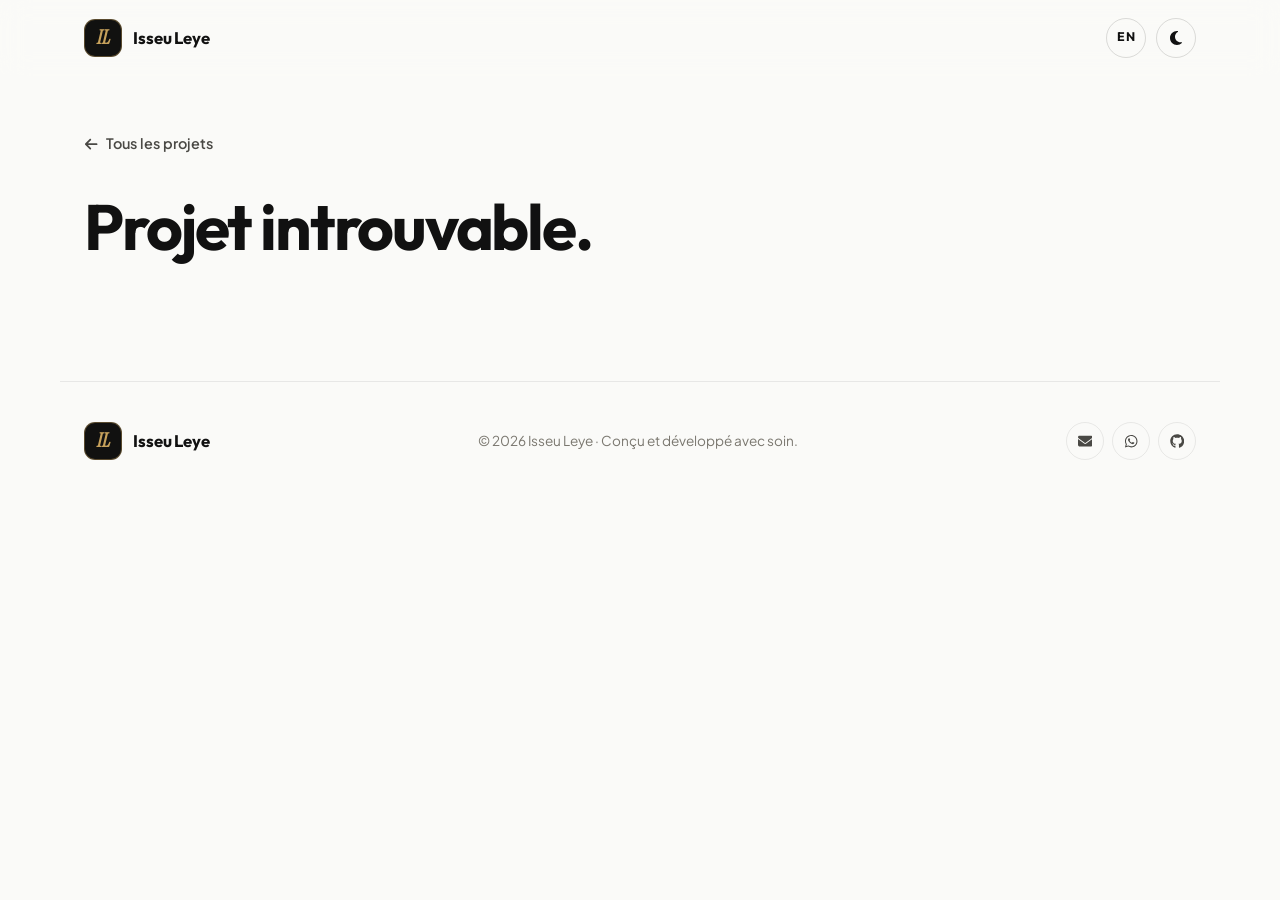
<file: projet.html>
<!DOCTYPE html>
<html lang="fr" data-theme="light">
<head>
  <meta charset="UTF-8">
  <meta name="viewport" content="width=device-width, initial-scale=1.0">
  <title>Projet — Isseu Leye</title>
  <meta name="description" content="Étude de cas d'un projet réalisé par Isseu Leye, développeuse web.">
  <meta name="author" content="Isseu Leye">
  <meta name="theme-color" content="#FAFAF8">

  <script>
    document.documentElement.classList.add('js');
    (function () {
      try {
        var t = localStorage.getItem('theme');
        if (!t) t = window.matchMedia('(prefers-color-scheme: dark)').matches ? 'dark' : 'light';
        document.documentElement.setAttribute('data-theme', t);
        var l = localStorage.getItem('lang');
        if (l) document.documentElement.setAttribute('lang', l);
      } catch (e) {}
    })();
  </script>

  <link rel="preconnect" href="https://fonts.googleapis.com">
  <link rel="preconnect" href="https://fonts.gstatic.com" crossorigin>
  <link href="https://fonts.googleapis.com/css2?family=Instrument+Serif:ital@0;1&family=Outfit:wght@500;600;700;800&family=Plus+Jakarta+Sans:wght@400;500;600;700&display=swap" rel="stylesheet">

  <link rel="stylesheet" href="css/style.css">
  <link rel="icon" type="image/svg+xml" href="data:image/svg+xml,<svg xmlns='http://www.w3.org/2000/svg' viewBox='0 0 64 64'><rect width='64' height='64' rx='16' fill='%23111'/><text x='50%25' y='54%25' dominant-baseline='middle' text-anchor='middle' font-family='Georgia,serif' font-size='30' fill='%23C6A15B'>IL</text></svg>">
</head>
<body class="case-page" data-dynamic-title="1">
  <script src="js/icons.js"></script>
  <div class="scroll-progress" id="scroll-progress" aria-hidden="true"></div>

  <header class="navbar scrolled" id="navbar">
    <div class="nav-inner">
      <a href="index.html" class="brand" aria-label="Isseu Leye">
        <span class="brand-mark">IL</span>
        <span class="brand-name">Isseu Leye</span>
      </a>
      <div class="nav-actions">
        <button class="icon-btn lang-btn" id="lang-toggle" data-lang-toggle aria-label="English version">EN</button>
        <button class="icon-btn" id="theme-toggle" data-theme-toggle aria-label="Thème clair / sombre">
          <svg class="icon icon-moon"><use href="#i-moon"></use></svg>
          <svg class="icon icon-sun"><use href="#i-sun"></use></svg>
        </button>
      </div>
    </div>
  </header>

  <!-- Contenu généré à partir de js/projects.js -->
  <main id="case"></main>

  <footer class="site-footer">
    <div class="container footer-inner">
      <a href="index.html" class="brand">
        <span class="brand-mark">IL</span>
        <span class="brand-name">Isseu Leye</span>
      </a>
      <p class="footer-copy">&copy; <span id="current-year">2026</span> Isseu Leye · <span data-i18n="footer">Conçu et développé avec soin.</span></p>
      <div class="footer-links social-list">
        <a href="mailto:isseuleye10@gmail.com" aria-label="Email"><svg class="icon"><use href="#i-envelope"></use></svg></a>
        <a href="https://wa.me/221775505695" target="_blank" rel="noopener noreferrer" aria-label="WhatsApp"><svg class="icon"><use href="#i-whatsapp"></use></svg></a>
        <a data-link="github" hidden target="_blank" rel="noopener noreferrer" aria-label="GitHub"><svg class="icon"><use href="#i-github"></use></svg></a>
        <a data-link="linkedin" hidden target="_blank" rel="noopener noreferrer" aria-label="LinkedIn"><svg class="icon"><use href="#i-linkedin-in"></use></svg></a>
      </div>
    </div>
  </footer>

  <button class="back-to-top" id="back-to-top" aria-label="↑">
    <svg class="icon"><use href="#i-arrow-up"></use></svg>
  </button>

  <script src="js/config.js"></script>
  <script src="js/projects.js"></script>
  <script src="js/i18n.js"></script>
  <script src="js/main.js"></script>
  <script src="js/case.js"></script>
</body>
</html>
</file>
<file: css/style.css>
/* ==========================================================================
   PORTFOLIO ISSEU LEYE — DESIGN ÉDITORIAL MODERNE
   Palette : Noir profond #111111 · Beige doré #C6A15B · Fond clair #FAFAF8
   Thèmes clair / sombre via [data-theme]
   ========================================================================== */

/* ==================== TOKENS ==================== */
:root {
  --bg: #FAFAF8;
  --bg-alt: #F3F1EA;
  --surface: #FFFFFF;
  --surface-2: #F6F4EE;
  --text: #111111;
  --text-2: #4A4945;
  --muted: #7A776F;
  --border: rgba(17, 17, 17, 0.08);
  --border-strong: rgba(17, 17, 17, 0.14);

  --gold: #C6A15B;
  --gold-ink: #97763A;          /* doré lisible sur fond clair */
  --gold-soft: rgba(198, 161, 91, 0.12);
  --gold-line: rgba(198, 161, 91, 0.4);

  --ink: #111111;               /* blocs inversés (contact, boutons) */
  --on-ink: #FAFAF8;
  --on-ink-muted: #A8A59C;

  --shadow-sm: 0 1px 2px rgba(17, 17, 17, 0.04), 0 2px 8px rgba(17, 17, 17, 0.04);
  --shadow-md: 0 10px 30px -10px rgba(17, 17, 17, 0.15);
  --shadow-lg: 0 30px 60px -20px rgba(17, 17, 17, 0.25);

  --font-display: 'Outfit', system-ui, sans-serif;
  --font-serif: 'Instrument Serif', Georgia, serif;
  --font-body: 'Plus Jakarta Sans', system-ui, sans-serif;

  --max-w: 1160px;
  --radius: 18px;
  --radius-sm: 12px;
  --ease: cubic-bezier(0.22, 1, 0.36, 1);
  --nav-h: 76px;
}

[data-theme="dark"] {
  --bg: #0D0D0C;
  --bg-alt: #121210;
  --surface: #171715;
  --surface-2: #1E1D1A;
  --text: #F3F1EB;
  --text-2: #BEBAB0;
  --muted: #8C897F;
  --border: rgba(255, 255, 255, 0.08);
  --border-strong: rgba(255, 255, 255, 0.16);

  --gold: #D4B06A;
  --gold-ink: #D4B06A;
  --gold-soft: rgba(212, 176, 106, 0.12);
  --gold-line: rgba(212, 176, 106, 0.35);

  --ink: #1A1916;
  --on-ink: #F3F1EB;
  --on-ink-muted: #9C998F;

  --shadow-sm: 0 1px 2px rgba(0, 0, 0, 0.3);
  --shadow-md: 0 10px 30px -10px rgba(0, 0, 0, 0.6);
  --shadow-lg: 0 30px 60px -20px rgba(0, 0, 0, 0.7);
}

/* ==================== BASE ==================== */
*, *::before, *::after { margin: 0; padding: 0; box-sizing: border-box; }

html {
  scroll-behavior: smooth;
  scroll-padding-top: var(--nav-h);
  -webkit-text-size-adjust: 100%;
}

body {
  font-family: var(--font-body);
  background: var(--bg);
  color: var(--text-2);
  line-height: 1.65;
  overflow-x: hidden;
  -webkit-font-smoothing: antialiased;
  transition: background-color 0.4s ease, color 0.4s ease;
}

h1, h2, h3, h4 {
  font-family: var(--font-display);
  color: var(--text);
  font-weight: 700;
  line-height: 1.15;
  letter-spacing: -0.02em;
}

em {
  font-family: var(--font-serif);
  font-style: italic;
  font-weight: 400;
  color: var(--gold-ink);
  letter-spacing: 0;
}

a { color: inherit; text-decoration: none; }
ul, ol { list-style: none; }
button { font: inherit; color: inherit; }
img { max-width: 100%; display: block; }

.icon {
  width: 1em;
  height: 1em;
  fill: currentColor;
  flex-shrink: 0;
  vertical-align: -0.125em;
}
.icon.spin { animation: spin 0.9s linear infinite; }
@keyframes spin { to { transform: rotate(360deg); } }
[hidden] { display: none !important; }

::selection { background: var(--gold); color: #111; }

:focus-visible {
  outline: 2px solid var(--gold);
  outline-offset: 3px;
  border-radius: 6px;
}

.skip-link {
  position: absolute;
  left: 1rem;
  top: -100px;
  z-index: 5000;
  background: var(--ink);
  color: var(--on-ink);
  padding: 0.6rem 1rem;
  border-radius: 8px;
}
.skip-link:focus { top: 1rem; }

.container {
  width: 100%;
  max-width: var(--max-w);
  margin: 0 auto;
  padding: 0 1.5rem;
}

.section { padding: 7rem 0; position: relative; }
.section-alt { background: var(--bg-alt); }

.section-head { max-width: 640px; margin-bottom: 3.5rem; }
.section-head-split {
  max-width: none;
  display: flex;
  justify-content: space-between;
  align-items: flex-end;
  gap: 2rem;
  flex-wrap: wrap;
}

.eyebrow {
  display: inline-block;
  font-size: 0.78rem;
  font-weight: 700;
  letter-spacing: 0.16em;
  text-transform: uppercase;
  color: var(--gold-ink);
  margin-bottom: 1rem;
}

.section-title {
  font-size: clamp(2.1rem, 4.2vw, 3.2rem);
}
.section-title em { font-size: 1.08em; }

/* ==================== SCROLL PROGRESS ==================== */
.scroll-progress {
  position: fixed;
  top: 0;
  left: 0;
  height: 2px;
  width: 100%;
  background: var(--gold);
  transform-origin: 0 50%;
  transform: scaleX(0);
  z-index: 2000;
}

/* ==================== BOUTONS ==================== */
.btn {
  display: inline-flex;
  align-items: center;
  justify-content: center;
  gap: 0.6rem;
  padding: 0.9rem 1.6rem;
  font-size: 0.92rem;
  font-weight: 600;
  border-radius: 999px;
  border: 1px solid transparent;
  cursor: pointer;
  transition: transform 0.3s var(--ease), background 0.3s, color 0.3s, border-color 0.3s, box-shadow 0.3s;
  white-space: nowrap;
}
.btn .icon { transition: transform 0.3s var(--ease); }
.btn:hover .icon.arrow { transform: translateX(4px); }

.btn-primary {
  background: var(--text);
  color: var(--bg);
}
.btn-primary:hover {
  transform: translateY(-2px);
  box-shadow: var(--shadow-md);
  background: var(--gold);
  color: #111;
}

.btn-ghost {
  background: transparent;
  color: var(--text);
  border-color: var(--border-strong);
}
.btn-ghost:hover {
  border-color: var(--gold);
  color: var(--gold-ink);
  transform: translateY(-2px);
}

.btn-gold {
  background: var(--gold);
  color: #111;
}
.btn-gold:hover {
  background: #D8B774;
  transform: translateY(-2px);
  box-shadow: 0 12px 30px -10px rgba(198, 161, 91, 0.6);
}

.btn-sm { padding: 0.55rem 1.1rem; font-size: 0.84rem; }
.btn-block { width: 100%; }
.btn:disabled { opacity: 0.6; cursor: wait; transform: none; }

.icon-btn {
  width: 40px;
  height: 40px;
  border-radius: 50%;
  border: 1px solid var(--border-strong);
  background: transparent;
  color: var(--text);
  cursor: pointer;
  display: grid;
  place-items: center;
  transition: border-color 0.3s, color 0.3s, transform 0.3s var(--ease);
}
.icon-btn:hover { border-color: var(--gold); color: var(--gold-ink); transform: rotate(-15deg); }
.icon-sun { display: none; }
[data-theme="dark"] .icon-sun { display: inline-block; }
[data-theme="dark"] .icon-moon { display: none; }

/* ==================== NAVBAR ==================== */
.navbar {
  position: fixed;
  inset: 0 0 auto 0;
  height: var(--nav-h);
  z-index: 1000;
  display: flex;
  align-items: center;
  transition: background 0.3s, border-color 0.3s, height 0.3s;
  border-bottom: 1px solid transparent;
}
.navbar.scrolled {
  background: color-mix(in srgb, var(--bg) 82%, transparent);
  backdrop-filter: saturate(160%) blur(14px);
  -webkit-backdrop-filter: saturate(160%) blur(14px);
  border-bottom-color: var(--border);
}

.nav-inner {
  width: 100%;
  max-width: var(--max-w);
  margin: 0 auto;
  padding: 0 1.5rem;
  display: flex;
  align-items: center;
  justify-content: space-between;
  gap: 1.5rem;
}

.brand {
  display: inline-flex;
  align-items: center;
  gap: 0.7rem;
  font-family: var(--font-display);
  font-weight: 700;
  color: var(--text);
}
.brand-mark {
  width: 38px;
  height: 38px;
  border-radius: 11px;
  background: #111110;
  border: 1px solid var(--gold-line);
  color: var(--gold);
  display: grid;
  place-items: center;
  font-family: var(--font-serif);
  font-size: 1.25rem;
  font-style: italic;
  transition: transform 0.4s var(--ease);
}
.brand:hover .brand-mark { transform: rotate(-8deg) scale(1.05); }
.brand-name { font-size: 1.05rem; letter-spacing: -0.01em; }

.nav-list { display: flex; align-items: center; gap: 0.3rem; }
.nav-link {
  display: block;
  font-size: 0.9rem;
  font-weight: 500;
  color: var(--text-2);
  padding: 0.5rem 0.9rem;
  border-radius: 999px;
  transition: color 0.25s, background 0.25s;
}
.nav-link:hover { color: var(--text); }
.nav-link.active { color: var(--text); background: var(--gold-soft); }

.nav-actions { display: flex; align-items: center; gap: 0.6rem; }

.mobile-toggle {
  display: none;
  width: 40px;
  height: 40px;
  border-radius: 50%;
  border: 1px solid var(--border-strong);
  background: transparent;
  cursor: pointer;
  position: relative;
}
.mobile-toggle span {
  position: absolute;
  left: 12px;
  width: 16px;
  height: 1.5px;
  background: var(--text);
  transition: transform 0.35s var(--ease), top 0.35s var(--ease);
}
.mobile-toggle span:nth-child(1) { top: 16px; }
.mobile-toggle span:nth-child(2) { top: 22px; }
.mobile-toggle.active span:nth-child(1) { top: 19px; transform: rotate(45deg); }
.mobile-toggle.active span:nth-child(2) { top: 19px; transform: rotate(-45deg); }

/* ==================== HERO ==================== */
.hero {
  position: relative;
  min-height: 100vh;
  min-height: 100svh;
  display: flex;
  align-items: center;
  padding: calc(var(--nav-h) + 3rem) 0 5rem;
  overflow: hidden;
}

.hero-bg {
  position: absolute;
  inset: 0;
  z-index: -1;
  background-image:
    radial-gradient(600px circle at 85% 20%, var(--gold-soft), transparent 60%),
    radial-gradient(500px circle at 10% 90%, var(--gold-soft), transparent 60%),
    linear-gradient(var(--border) 1px, transparent 1px),
    linear-gradient(90deg, var(--border) 1px, transparent 1px);
  background-size: auto, auto, 64px 64px, 64px 64px;
  mask-image: radial-gradient(ellipse at center, #000 40%, transparent 85%);
  -webkit-mask-image: radial-gradient(ellipse at center, #000 40%, transparent 85%);
}

.hero-grid {
  display: grid;
  grid-template-columns: minmax(0, 1.05fr) minmax(0, 1fr);
  gap: 3rem;
  align-items: center;
}
.hero-grid > *, .about-grid > *, .journey-grid > *, .contact-card > * { min-width: 0; }

.pill {
  display: inline-flex;
  align-items: center;
  gap: 0.6rem;
  padding: 0.4rem 1rem 0.4rem 0.8rem;
  border-radius: 999px;
  background: var(--surface);
  border: 1px solid var(--border);
  box-shadow: var(--shadow-sm);
  font-size: 0.82rem;
  font-weight: 600;
  color: var(--text-2);
  margin-bottom: 1.8rem;
}
.pulse-dot {
  width: 8px;
  height: 8px;
  border-radius: 50%;
  background: #3FB97A;
  box-shadow: 0 0 0 0 rgba(63, 185, 122, 0.6);
  animation: pulse 2s infinite;
}
@keyframes pulse {
  70% { box-shadow: 0 0 0 8px rgba(63, 185, 122, 0); }
  100% { box-shadow: 0 0 0 0 rgba(63, 185, 122, 0); }
}

.hero-title {
  font-size: clamp(2.6rem, 6vw, 4.6rem);
  font-weight: 700;
  line-height: 1.04;
  letter-spacing: -0.035em;
  margin-bottom: 1.6rem;
}
.hero-title em { font-size: 1.1em; }

.hero-lead {
  font-size: 1.12rem;
  max-width: 540px;
  margin-bottom: 2.4rem;
}
.hero-lead strong { color: var(--text); font-weight: 600; }

.hero-cta { display: flex; gap: 0.8rem; flex-wrap: wrap; margin-bottom: 2.8rem; }

.hero-socials { display: flex; gap: 0.6rem; }
.hero-socials a {
  width: 42px;
  height: 42px;
  border-radius: 50%;
  display: grid;
  place-items: center;
  border: 1px solid var(--border);
  color: var(--text-2);
  transition: all 0.3s var(--ease);
}
.hero-socials a:hover {
  color: #111;
  background: var(--gold);
  border-color: var(--gold);
  transform: translateY(-3px);
}

/* Visuel : photo */
.hero-visual { position: relative; padding: 2rem 1rem; }

/* Visuel : photo en arche */
.hero-photo {
  position: relative;
  width: 100%;
  max-width: 560px;
  margin: 0 auto;
  aspect-ratio: 4 / 5;
}
.hero-photo::before {
  content: '';
  position: absolute;
  inset: 14% 0 0 0;
  border-radius: 999px 999px 28px 28px;
  background:
    radial-gradient(circle at 50% 30%, rgba(198, 161, 91, 0.45), transparent 60%),
    linear-gradient(170deg, #1E1C18, #0E0E0D);
  border: 1px solid var(--gold-line);
  box-shadow: var(--shadow-lg);
}
.hero-photo::after {
  content: '';
  position: absolute;
  inset: calc(14% + 14px) 14px 14px 14px;
  border-radius: 999px 999px 18px 18px;
  border: 1px solid rgba(198, 161, 91, 0.3);
  pointer-events: none;
}
.hero-photo img {
  position: relative;
  z-index: 1;
  width: 100%;
  height: 100%;
  object-fit: contain;
  object-position: center bottom;
  clip-path: inset(0 0 0 0 round 0 0 28px 28px);
  filter: drop-shadow(0 20px 30px rgba(0, 0, 0, 0.25));
}
.hero-visual .float-badge { z-index: 2; }

.float-badge {
  position: absolute;
  display: flex;
  align-items: center;
  gap: 0.75rem;
  padding: 0.75rem 1.1rem 0.75rem 0.8rem;
  background: var(--surface);
  border: 1px solid var(--border);
  border-radius: 14px;
  box-shadow: var(--shadow-md);
  animation: float 6s ease-in-out infinite;
}
.float-badge .icon {
  width: 38px;
  height: 38px;
  padding: 10px;
  box-sizing: border-box;
  border-radius: 10px;
  background: var(--gold-soft);
  color: var(--gold-ink);
}
.float-badge strong { display: block; font-family: var(--font-display); color: var(--text); font-size: 0.95rem; line-height: 1.2; }
.float-badge span { font-size: 0.75rem; color: var(--muted); }
.badge-a { top: 26%; right: -0.5rem; }
.badge-b { bottom: 12%; left: -1rem; animation-delay: -3s; }
@keyframes float { 50% { transform: translateY(-10px); } }

.scroll-hint {
  position: absolute;
  left: 50%;
  bottom: 2rem;
  transform: translateX(-50%);
  width: 24px;
  height: 38px;
  border: 1.5px solid var(--border-strong);
  border-radius: 999px;
}
.scroll-hint span {
  position: absolute;
  left: 50%;
  top: 7px;
  width: 3px;
  height: 7px;
  margin-left: -1.5px;
  border-radius: 3px;
  background: var(--gold);
  animation: scrollHint 1.8s ease-in-out infinite;
}
@keyframes scrollHint {
  0% { opacity: 0; transform: translateY(0); }
  40% { opacity: 1; }
  100% { opacity: 0; transform: translateY(12px); }
}

/* ==================== À PROPOS ==================== */
.about-grid {
  display: grid;
  grid-template-columns: 0.85fr 1.15fr;
  gap: 5rem;
  align-items: center;
}

.about-portrait { position: relative; }
.portrait-frame {
  position: relative;
  aspect-ratio: 4 / 5;
  border-radius: var(--radius);
  overflow: hidden;
  background:
    radial-gradient(circle at 50% 28%, rgba(198, 161, 91, 0.4), transparent 58%),
    linear-gradient(165deg, #1E1C18, #0E0E0D);
  box-shadow: var(--shadow-lg);
}
.portrait-frame::after {
  content: '';
  position: absolute;
  inset: 14px;
  border: 1px solid rgba(198, 161, 91, 0.35);
  border-radius: calc(var(--radius) - 6px);
  pointer-events: none;
}
.portrait-frame img {
  width: 100%;
  height: 100%;
  object-fit: cover;
  object-position: center bottom;
  transform: translateY(4%);
  transition: transform 0.8s var(--ease);
}
.about-portrait:hover .portrait-frame img { transform: translateY(4%) scale(1.03); }
.portrait-tag {
  position: absolute;
  right: -1.2rem;
  bottom: 2rem;
  padding: 0.7rem 1.1rem;
  border-radius: 999px;
  background: var(--surface);
  border: 1px solid var(--border);
  box-shadow: var(--shadow-md);
  font-size: 0.85rem;
  font-weight: 600;
  color: var(--text);
}
.portrait-tag .icon { color: var(--gold-ink); margin-right: 0.3rem; }

.about-text .section-title { margin-bottom: 1.6rem; }
.about-text p { font-size: 1.05rem; margin-bottom: 1.1rem; max-width: 560px; }
.about-text strong { color: var(--text); font-weight: 600; }

.stats {
  display: grid;
  grid-template-columns: repeat(3, 1fr);
  margin-top: 2.5rem;
  border-top: 1px solid var(--border);
}
.stat { padding: 1.5rem 1rem 0 0; }
.stat + .stat { padding-left: 1.5rem; border-left: 1px solid var(--border); }
.stat strong {
  display: block;
  font-family: var(--font-display);
  font-size: clamp(2rem, 4vw, 2.6rem);
  color: var(--text);
  line-height: 1;
  margin-bottom: 0.4rem;
  letter-spacing: -0.03em;
}
.stat span { font-size: 0.85rem; color: var(--muted); }

/* ==================== SERVICES ==================== */
.services-grid {
  display: grid;
  grid-template-columns: repeat(3, 1fr);
  gap: 1.5rem;
}
.service-card {
  position: relative;
  background: var(--surface);
  border: 1px solid var(--border);
  border-radius: var(--radius);
  padding: 2.2rem 2rem;
  transition: transform 0.4s var(--ease), box-shadow 0.4s, border-color 0.4s;
  overflow: hidden;
}
.service-card::before {
  content: '';
  position: absolute;
  inset: 0 0 auto 0;
  height: 3px;
  background: var(--gold);
  transform: scaleX(0);
  transform-origin: left;
  transition: transform 0.5s var(--ease);
}
.service-card:hover { transform: translateY(-6px); box-shadow: var(--shadow-md); border-color: var(--gold-line); }
.service-card:hover::before { transform: scaleX(1); }
.service-num {
  position: absolute;
  top: 1.6rem;
  right: 1.8rem;
  font-family: var(--font-serif);
  font-style: italic;
  font-size: 1.6rem;
  color: var(--border-strong);
}
.service-icon {
  width: 54px;
  height: 54px;
  border-radius: 14px;
  background: #111110;
  border: 1px solid var(--gold-line);
  color: var(--gold);
  display: grid;
  place-items: center;
  font-size: 1.35rem;
  margin-bottom: 1.6rem;
}
.service-card h3 { font-size: 1.25rem; margin-bottom: 0.6rem; }
.service-card p { font-size: 0.95rem; }

/* ==================== COMPÉTENCES ==================== */
.skills-grid {
  display: grid;
  grid-template-columns: repeat(3, 1fr);
  gap: 1rem;
}
.skill-card {
  display: flex;
  align-items: center;
  gap: 1.1rem;
  padding: 1.4rem 1.5rem;
  background: var(--surface);
  border: 1px solid var(--border);
  border-radius: var(--radius-sm);
  transition: border-color 0.3s, transform 0.4s var(--ease), box-shadow 0.3s;
}
.skill-card:hover { border-color: var(--gold-line); transform: translateY(-3px); box-shadow: var(--shadow-sm); }
.skill-icon {
  flex-shrink: 0;
  width: 50px;
  height: 50px;
  border-radius: 12px;
  background: var(--gold-soft);
  color: var(--gold-ink);
  display: grid;
  place-items: center;
  font-size: 1.4rem;
  transition: background 0.3s, color 0.3s;
}
.skill-card:hover .skill-icon { background: var(--gold); color: #111; }
.skill-card h3 { font-size: 1.05rem; margin-bottom: 0.15rem; }
.skill-card p { font-size: 0.85rem; color: var(--muted); line-height: 1.45; }

.marquee {
  margin-top: 3.5rem;
  overflow: hidden;
  border-block: 1px solid var(--border);
  padding: 1.3rem 0;
  mask-image: linear-gradient(90deg, transparent, #000 10%, #000 90%, transparent);
  -webkit-mask-image: linear-gradient(90deg, transparent, #000 10%, #000 90%, transparent);
}
.marquee-track {
  display: flex;
  width: max-content;
  animation: marquee 30s linear infinite;
}
.marquee:hover .marquee-track { animation-play-state: paused; }
.marquee-track span {
  font-family: var(--font-display);
  font-size: 1.5rem;
  font-weight: 600;
  color: var(--muted);
  padding: 0 1.6rem;
  display: inline-flex;
  align-items: center;
  gap: 3.2rem;
  white-space: nowrap;
}
.marquee-track span::after {
  content: '✦';
  font-size: 0.8rem;
  color: var(--gold);
  margin-left: 1.6rem;
}
@keyframes marquee { to { transform: translateX(-50%); } }

/* ==================== PROJETS ==================== */
.filters {
  display: flex;
  gap: 0.3rem;
  padding: 0.3rem;
  background: var(--surface);
  border: 1px solid var(--border);
  border-radius: 999px;
  flex-wrap: wrap;
}
.filter-btn {
  border: none;
  background: transparent;
  padding: 0.5rem 1rem;
  border-radius: 999px;
  font-size: 0.85rem;
  font-weight: 600;
  color: var(--text-2);
  cursor: pointer;
  transition: background 0.25s, color 0.25s;
}
.filter-btn:hover { color: var(--text); }
.filter-btn.active { background: var(--text); color: var(--bg); }

.projects-grid {
  display: grid;
  grid-template-columns: repeat(3, 1fr);
  gap: 1.5rem;
}
.project-card { transition: opacity 0.35s, transform 0.35s var(--ease); }
.project-card.is-hidden { display: none; }

.project-open {
  display: flex;
  flex-direction: column;
  width: 100%;
  height: 100%;
  text-align: left;
  background: var(--surface);
  border: 1px solid var(--border);
  border-radius: var(--radius);
  overflow: hidden;
  cursor: pointer;
  transition: transform 0.45s var(--ease), box-shadow 0.45s, border-color 0.45s;
}
.project-open:hover { transform: translateY(-6px); box-shadow: var(--shadow-md); border-color: var(--gold-line); }

.project-visual {
  position: relative;
  aspect-ratio: 16 / 10;
  display: grid;
  place-items: center;
  background:
    radial-gradient(circle at 75% 25%, color-mix(in srgb, var(--accent) 55%, transparent), transparent 60%),
    linear-gradient(145deg, color-mix(in srgb, var(--accent) 22%, #151513), #0F0F0E);
  overflow: hidden;
}
.project-visual::before {
  content: '';
  position: absolute;
  inset: 0;
  background-image:
    linear-gradient(rgba(255, 255, 255, 0.04) 1px, transparent 1px),
    linear-gradient(90deg, rgba(255, 255, 255, 0.04) 1px, transparent 1px);
  background-size: 24px 24px;
}
.mock-bar {
  position: absolute;
  top: 14px;
  left: 16px;
  display: flex;
  gap: 5px;
}
.mock-bar span { width: 8px; height: 8px; border-radius: 50%; background: rgba(255, 255, 255, 0.22); }
.project-visual > .icon {
  position: relative;
  font-size: 2.8rem;
  color: #F3F1EB;
  filter: drop-shadow(0 8px 24px rgba(0, 0, 0, 0.4));
  transition: transform 0.6s var(--ease);
}
.project-open:hover .project-visual > .icon { transform: scale(1.12) rotate(-4deg); }

.project-info {
  padding: 1.5rem 1.5rem 1.6rem;
  display: flex;
  flex-direction: column;
  flex-grow: 1;
}
.project-cat {
  font-size: 0.72rem;
  font-weight: 700;
  letter-spacing: 0.12em;
  text-transform: uppercase;
  color: var(--gold-ink);
  margin-bottom: 0.5rem;
}
.project-info h3 { font-size: 1.15rem; margin-bottom: 0.45rem; }
.project-info p { font-size: 0.9rem; color: var(--muted); margin-bottom: 1.1rem; }

.chips { display: flex; flex-wrap: wrap; gap: 0.4rem; margin-bottom: 1.3rem; }
.chips li {
  font-size: 0.74rem;
  font-weight: 600;
  padding: 0.25rem 0.65rem;
  border-radius: 999px;
  background: var(--surface-2);
  border: 1px solid var(--border);
  color: var(--text-2);
}

.project-link {
  margin-top: auto;
  font-size: 0.88rem;
  font-weight: 600;
  color: var(--text);
  display: inline-flex;
  align-items: center;
  gap: 0.5rem;
}
.project-link .icon { font-size: 0.8rem; transition: transform 0.3s var(--ease); }
.project-open:hover .project-link { color: var(--gold-ink); }
.project-open:hover .project-link .icon { transform: translateX(4px); }

/* ==================== PARCOURS ==================== */
.journey-grid {
  display: grid;
  grid-template-columns: 0.9fr 1.1fr;
  gap: 5rem;
  align-items: start;
}
.journey-intro { position: sticky; top: calc(var(--nav-h) + 2rem); }
.journey-intro .section-title { margin-bottom: 1.2rem; }
.journey-intro p { font-size: 1.02rem; margin-bottom: 2rem; max-width: 420px; }

.timeline { position: relative; padding-left: 2rem; }
.timeline::before {
  content: '';
  position: absolute;
  left: 5px;
  top: 8px;
  bottom: 8px;
  width: 1px;
  background: linear-gradient(var(--gold), var(--border));
}
.timeline-item {
  position: relative;
  padding: 1.6rem 1.8rem;
  background: var(--surface);
  border: 1px solid var(--border);
  border-radius: var(--radius-sm);
  transition: border-color 0.3s, transform 0.4s var(--ease);
}
.timeline-item + .timeline-item { margin-top: 1.2rem; }
.timeline-item:hover { border-color: var(--gold-line); transform: translateX(4px); }
.timeline-item::before {
  content: '';
  position: absolute;
  left: calc(-2rem + 0px);
  top: 2rem;
  width: 11px;
  height: 11px;
  border-radius: 50%;
  background: var(--bg);
  border: 2px solid var(--gold);
}
.timeline-year {
  display: inline-block;
  font-size: 0.78rem;
  font-weight: 700;
  letter-spacing: 0.06em;
  color: var(--gold-ink);
  background: var(--gold-soft);
  padding: 0.2rem 0.7rem;
  border-radius: 999px;
  margin-bottom: 0.7rem;
}
.timeline-item h3 { font-size: 1.15rem; margin-bottom: 0.3rem; }
.timeline-item p { font-size: 0.92rem; color: var(--muted); }

/* ==================== CONTACT ==================== */
#contact { padding-top: 2rem; }

.contact-card {
  display: grid;
  grid-template-columns: 1fr 1.1fr;
  gap: 4rem;
  background: var(--ink);
  color: var(--on-ink-muted);
  border-radius: 28px;
  padding: clamp(2rem, 5vw, 4rem);
  position: relative;
  overflow: hidden;
  border: 1px solid var(--border);
}
.contact-card::before {
  content: '';
  position: absolute;
  width: 480px;
  height: 480px;
  right: -160px;
  top: -200px;
  background: radial-gradient(circle, rgba(198, 161, 91, 0.25), transparent 65%);
  pointer-events: none;
}
.eyebrow-light { color: var(--gold); }
.contact-person {
  display: flex;
  align-items: center;
  gap: 0.9rem;
  margin-bottom: 2rem;
}
.avatar {
  width: 58px;
  height: 58px;
  border-radius: 50%;
  object-fit: cover;
  background: radial-gradient(circle at 50% 35%, #E9D8B4, #C6A15B);
  border: 2px solid rgba(198, 161, 91, 0.6);
}
.contact-person strong { display: block; color: var(--on-ink); font-family: var(--font-display); font-size: 1rem; }
.contact-person span { display: inline-flex; align-items: center; gap: 0.45rem; font-size: 0.82rem; }
.contact-person .pulse-dot { width: 7px; height: 7px; }
.contact-title {
  color: var(--on-ink);
  font-size: clamp(2rem, 4vw, 3rem);
  margin-bottom: 1rem;
}
.contact-title em { color: var(--gold); }
.contact-info > p { font-size: 1.02rem; margin-bottom: 2.2rem; }

.contact-list { display: flex; flex-direction: column; gap: 1.2rem; }
.contact-list li { display: flex; align-items: center; gap: 1rem; }
.c-icon {
  width: 46px;
  height: 46px;
  flex-shrink: 0;
  border-radius: 12px;
  display: grid;
  place-items: center;
  background: rgba(255, 255, 255, 0.05);
  border: 1px solid rgba(255, 255, 255, 0.08);
  color: var(--gold);
}
.contact-list small { display: block; font-size: 0.76rem; color: var(--on-ink-muted); }
.contact-list a, .contact-list span:not(.c-icon) { color: var(--on-ink); font-weight: 600; word-break: break-word; }
.contact-list a:hover { color: var(--gold); }

.contact-form { position: relative; display: flex; flex-direction: column; gap: 1.1rem; }
.form-row { display: grid; grid-template-columns: 1fr 1fr; gap: 1.1rem; }
.field { display: flex; flex-direction: column; gap: 0.4rem; }
.field label { font-size: 0.8rem; font-weight: 600; color: var(--on-ink); }
.field input,
.field textarea,
.field select {
  width: 100%;
  padding: 0.85rem 1rem;
  background: rgba(255, 255, 255, 0.04);
  border: 1px solid rgba(255, 255, 255, 0.1);
  border-radius: 10px;
  color: var(--on-ink);
  font: inherit;
  font-size: 0.93rem;
  outline: none;
  transition: border-color 0.25s, background 0.25s, box-shadow 0.25s;
  resize: vertical;
}
.field select {
  appearance: none;
  background-image: url("data:image/svg+xml,%3Csvg xmlns='http://www.w3.org/2000/svg' width='12' height='12' viewBox='0 0 24 24' fill='none' stroke='%23C6A15B' stroke-width='2.5'%3E%3Cpath d='m6 9 6 6 6-6'/%3E%3C/svg%3E");
  background-repeat: no-repeat;
  background-position: right 1rem center;
  cursor: pointer;
}
.field select option { background: #1A1916; color: #F3F1EB; }
.field input::placeholder, .field textarea::placeholder { color: #6F6C64; }
.field input:focus, .field textarea:focus, .field select:focus {
  border-color: var(--gold);
  background: rgba(255, 255, 255, 0.06);
  box-shadow: 0 0 0 4px rgba(198, 161, 91, 0.15);
}
.field.has-error input, .field.has-error textarea { border-color: #F87171; }
.field-err { font-size: 0.76rem; color: #F87171; min-height: 1em; }
.field-err:empty { display: none; }
.contact-form .btn { margin-top: 0.4rem; }

/* ==================== FOOTER ==================== */
.site-footer { padding: 3rem 0; }
.footer-inner {
  display: flex;
  justify-content: space-between;
  align-items: center;
  gap: 1.5rem;
  flex-wrap: wrap;
  padding-top: 2.5rem;
  border-top: 1px solid var(--border);
}
.footer-copy { font-size: 0.85rem; color: var(--muted); }
.footer-links { display: flex; gap: 0.5rem; }
.footer-links a {
  width: 38px;
  height: 38px;
  border-radius: 50%;
  display: grid;
  place-items: center;
  border: 1px solid var(--border);
  color: var(--text-2);
  font-size: 0.9rem;
  transition: all 0.3s var(--ease);
}
.footer-links a:hover { background: var(--gold); color: #111; border-color: var(--gold); transform: translateY(-2px); }

/* ==================== RETOUR EN HAUT ==================== */
.back-to-top {
  position: fixed;
  right: 1.5rem;
  bottom: 1.5rem;
  width: 46px;
  height: 46px;
  border-radius: 50%;
  border: none;
  background: var(--text);
  color: var(--bg);
  cursor: pointer;
  box-shadow: var(--shadow-md);
  opacity: 0;
  visibility: hidden;
  transform: translateY(12px);
  transition: all 0.35s var(--ease);
  z-index: 900;
}
.back-to-top.visible { opacity: 1; visibility: visible; transform: translateY(0); }
.back-to-top:hover { background: var(--gold); color: #111; }

/* ==================== TOAST ==================== */
.toast {
  position: fixed;
  left: 50%;
  bottom: 1.5rem;
  display: flex;
  align-items: center;
  gap: 0.9rem;
  max-width: calc(100vw - 2rem);
  padding: 0.9rem 1rem 0.9rem 0.9rem;
  background: #151513;
  border: 1px solid rgba(198, 161, 91, 0.35);
  border-radius: 14px;
  box-shadow: 0 20px 40px -12px rgba(0, 0, 0, 0.4);
  z-index: 4000;
  transform: translate(-50%, 180%);
  transition: transform 0.45s var(--ease);
}
.toast.active { transform: translate(-50%, 0); }
.toast-icon {
  width: 34px;
  height: 34px;
  flex-shrink: 0;
  border-radius: 10px;
  display: grid;
  place-items: center;
  background: var(--gold);
  color: #111;
}
.toast-title { font-weight: 700; font-size: 0.9rem; color: #F3F1EB; }
.toast-msg { font-size: 0.8rem; color: #A8A59C; }
.toast-close { background: none; border: none; color: #77746B; font-size: 1.3rem; cursor: pointer; padding: 0 0.3rem; }

/* ==================== MODALES ==================== */
.modal {
  position: fixed;
  inset: 0;
  z-index: 3000;
  display: flex;
  align-items: center;
  justify-content: center;
  padding: 1rem;
  background: rgba(10, 10, 9, 0.6);
  backdrop-filter: blur(8px);
  -webkit-backdrop-filter: blur(8px);
  opacity: 0;
  visibility: hidden;
  transition: opacity 0.3s, visibility 0.3s;
}
.modal.active { opacity: 1; visibility: visible; }

.modal-window {
  width: 100%;
  max-width: 720px;
  max-height: 88vh;
  display: flex;
  flex-direction: column;
  background: var(--surface);
  border: 1px solid var(--border);
  border-radius: 22px;
  box-shadow: var(--shadow-lg);
  overflow: hidden;
  transform: translateY(24px) scale(0.98);
  transition: transform 0.45s var(--ease);
}
.modal.active .modal-window { transform: none; }

.modal-head {
  display: flex;
  align-items: center;
  justify-content: space-between;
  gap: 1rem;
  padding: 1.1rem 1.4rem;
  border-bottom: 1px solid var(--border);
}
.modal-head h3 { font-size: 1.1rem; }
.modal-actions { display: flex; align-items: center; gap: 0.6rem; }
.modal-close {
  width: 36px;
  height: 36px;
  flex-shrink: 0;
  border-radius: 50%;
  border: 1px solid var(--border-strong);
  background: transparent;
  color: var(--text);
  font-size: 1.3rem;
  line-height: 1;
  cursor: pointer;
  transition: background 0.25s, color 0.25s, transform 0.3s var(--ease);
}
.modal-close:hover { background: var(--text); color: var(--bg); transform: rotate(90deg); }
.modal-body { padding: 1.8rem; overflow-y: auto; }

/* Détail projet */
.pm-visual {
  aspect-ratio: 21 / 9;
  border-radius: 14px;
  margin-bottom: 1.6rem;
}
.pm-tech { display: flex; flex-wrap: wrap; gap: 0.4rem; margin-bottom: 1.1rem; }
.pm-desc { font-size: 1rem; margin-bottom: 1.6rem; }
.pm-points h4 { font-size: 0.95rem; margin-bottom: 0.8rem; }
.pm-points ul { display: grid; gap: 0.6rem; margin-bottom: 1.8rem; }
.pm-points li { display: flex; gap: 0.7rem; align-items: baseline; font-size: 0.94rem; }
.pm-points li .icon { color: var(--gold-ink); font-size: 0.8rem; }
.pm-actions { display: flex; gap: 0.7rem; flex-wrap: wrap; padding-top: 1.4rem; border-top: 1px solid var(--border); }

/* CV (aperçu dans la modale) */
.modal-cv { max-width: 880px; height: 90vh; max-height: 90vh; }
.modal-body-cv { flex: 1; padding: 0; background: #E9E6DE; overflow: hidden; }
.modal-body-cv iframe { display: block; width: 100%; height: 100%; border: 0; }

/* ==================== BOUTON LANGUE ==================== */
.lang-btn {
  font-family: var(--font-display);
  font-size: 0.78rem;
  font-weight: 700;
  letter-spacing: 0.04em;
}
.lang-btn:hover { transform: none; }

/* ==================== MÉTHODE ==================== */
.method {
  margin-top: 4.5rem;
  padding-top: 3.5rem;
  border-top: 1px solid var(--border);
}
.method-title {
  font-size: clamp(1.5rem, 3vw, 2rem);
  margin-bottom: 2.2rem;
}
.method-steps {
  display: grid;
  grid-template-columns: repeat(3, 1fr);
  gap: 2rem;
  counter-reset: step;
}
.method-step {
  display: flex;
  gap: 1rem;
  align-items: flex-start;
  position: relative;
}
.method-icon {
  flex-shrink: 0;
  width: 48px;
  height: 48px;
  border-radius: 50%;
  display: grid;
  place-items: center;
  background: var(--surface);
  border: 1px solid var(--gold-line);
  color: var(--gold-ink);
  font-size: 1.1rem;
}
.method-step h4 { font-size: 1.1rem; margin-bottom: 0.3rem; }
.method-step h4::before {
  counter-increment: step;
  content: '0' counter(step) ' · ';
  color: var(--gold-ink);
  font-family: var(--font-serif);
  font-style: italic;
  font-weight: 400;
}
.method-step p { font-size: 0.93rem; }

/* ==================== EN CE MOMENT ==================== */
.now-card {
  margin-bottom: 2rem;
  padding: 1.3rem 1.4rem;
  background: var(--surface);
  border: 1px solid var(--border);
  border-radius: var(--radius-sm);
  max-width: 420px;
}
.now-label {
  display: inline-flex;
  align-items: center;
  gap: 0.5rem;
  font-size: 0.74rem;
  font-weight: 700;
  letter-spacing: 0.14em;
  text-transform: uppercase;
  color: var(--text);
  margin-bottom: 0.9rem;
}
.now-card ul { display: grid; gap: 0.6rem; }
.now-card li { display: flex; align-items: center; gap: 0.7rem; font-size: 0.93rem; color: var(--text-2); }
.now-card li .icon { color: var(--gold-ink); font-size: 0.95rem; }

/* ==================== CONTACT : copier, anti-spam ==================== */
.c-body { flex: 1; min-width: 0; }
.copy-btn {
  flex-shrink: 0;
  display: inline-flex;
  align-items: center;
  gap: 0.4rem;
  padding: 0.4rem 0.75rem;
  border-radius: 999px;
  border: 1px solid rgba(255, 255, 255, 0.14);
  background: transparent;
  color: var(--on-ink-muted);
  font-size: 0.76rem;
  font-weight: 600;
  cursor: pointer;
  transition: color 0.25s, border-color 0.25s, background 0.25s;
}
.copy-btn:hover { color: var(--gold); border-color: var(--gold); }
.copy-btn .icon-done { display: none; }
.copy-btn.copied { color: #111; background: var(--gold); border-color: var(--gold); }
.copy-btn.copied .icon-copy { display: none; }
.copy-btn.copied .icon-done { display: inline-block; }

.hp-field { position: absolute; left: -9999px; width: 1px; height: 1px; opacity: 0; }

.toast.is-error { border-color: rgba(248, 113, 113, 0.5); }
.toast.is-error .toast-icon { background: #F87171; }

/* ==================== CAPTURES DE PROJETS ==================== */
.project-visual.has-image { place-items: stretch; padding-top: 34px; }
.project-visual.has-image::before { display: none; }
.project-visual.has-image img {
  position: relative;
  width: 100%;
  height: 100%;
  object-fit: cover;
  object-position: top center;
  border-radius: 6px 6px 0 0;
  transition: transform 0.8s var(--ease);
}
.project-open:hover .project-visual.has-image img { transform: scale(1.03); }

/* ==================== PAGE ÉTUDE DE CAS ==================== */
.case-page .navbar { background: color-mix(in srgb, var(--bg) 82%, transparent); backdrop-filter: blur(14px); -webkit-backdrop-filter: blur(14px); }
.back-link {
  display: inline-flex;
  align-items: center;
  gap: 0.5rem;
  font-size: 0.9rem;
  font-weight: 600;
  color: var(--text-2);
  transition: color 0.25s, gap 0.3s var(--ease);
}
.back-link:hover { color: var(--gold-ink); gap: 0.8rem; }

.case-hero { padding: calc(var(--nav-h) + 3.5rem) 0 3rem; }
.case-hero .eyebrow { display: block; margin: 2rem 0 1rem; }
.case-title {
  font-size: clamp(2.3rem, 5.5vw, 4rem);
  letter-spacing: -0.035em;
  max-width: 900px;
  margin-bottom: 1.3rem;
}
.case-lead { font-size: 1.15rem; max-width: 720px; margin-bottom: 1.8rem; }
.case-hero .chips { margin-bottom: 2rem; }
.case-actions { display: flex; flex-wrap: wrap; gap: 0.7rem; }

.case-visual {
  aspect-ratio: 16 / 8;
  border-radius: var(--radius);
  box-shadow: var(--shadow-lg);
}
.case-visual > .icon { font-size: 5rem; }

.case-body {
  display: grid;
  grid-template-columns: minmax(0, 1fr) 300px;
  gap: 4rem;
  align-items: start;
}
.case-section + .case-section { margin-top: 3rem; }
.case-section h2 { font-size: clamp(1.5rem, 3vw, 2rem); margin-bottom: 1rem; }
.case-section p { font-size: 1.05rem; max-width: 680px; }
.case-features { display: grid; gap: 0.9rem; }
.case-features li {
  display: flex;
  gap: 0.9rem;
  align-items: center;
  padding: 1rem 1.2rem;
  background: var(--surface);
  border: 1px solid var(--border);
  border-radius: var(--radius-sm);
  color: var(--text);
  font-weight: 500;
}
.case-features .icon {
  width: 28px;
  height: 28px;
  padding: 7px;
  box-sizing: border-box;
  border-radius: 50%;
  background: var(--gold-soft);
  color: var(--gold-ink);
}

.case-aside {
  position: sticky;
  top: calc(var(--nav-h) + 1.5rem);
  padding: 1.6rem;
  background: var(--surface);
  border: 1px solid var(--border);
  border-radius: var(--radius);
}
.case-aside h3 {
  font-size: 0.75rem;
  letter-spacing: 0.16em;
  text-transform: uppercase;
  color: var(--muted);
  margin-bottom: 0.9rem;
}
.case-aside .chips { margin-bottom: 1.6rem; }
.case-aside .case-actions { flex-direction: column; }
.case-aside .case-actions .btn { width: 100%; }

.case-gallery {
  display: grid;
  grid-template-columns: repeat(2, 1fr);
  gap: 1.2rem;
}
.case-gallery img {
  width: 100%;
  border-radius: var(--radius-sm);
  border: 1px solid var(--border);
  box-shadow: var(--shadow-sm);
}

.case-nav {
  display: grid;
  grid-template-columns: 1fr 1fr;
  gap: 1rem;
}
.case-nav a {
  display: flex;
  flex-direction: column;
  gap: 0.3rem;
  padding: 1.4rem 1.6rem;
  background: var(--surface);
  border: 1px solid var(--border);
  border-radius: var(--radius-sm);
  transition: border-color 0.3s, transform 0.4s var(--ease);
}
.case-nav a:hover { border-color: var(--gold-line); transform: translateY(-3px); }
.case-nav small { display: inline-flex; align-items: center; gap: 0.4rem; font-size: 0.8rem; color: var(--muted); }
.case-nav strong { font-family: var(--font-display); font-size: 1.1rem; color: var(--text); }
.case-nav .next { text-align: right; align-items: flex-end; }

.case-cta {
  display: flex;
  justify-content: space-between;
  align-items: center;
  gap: 2rem;
  flex-wrap: wrap;
  padding: clamp(2rem, 4vw, 3rem);
  background: var(--ink);
  border-radius: 24px;
  border: 1px solid var(--border);
}
.case-cta h2 { color: var(--on-ink); font-size: clamp(1.6rem, 3.5vw, 2.4rem); }
.case-cta h2 em { color: var(--gold); }

/* ==================== ANIMATIONS D'APPARITION ==================== */
.js .reveal {
  opacity: 0;
  transform: translateY(24px);
  transition: opacity 0.8s var(--ease), transform 0.8s var(--ease);
  transition-delay: var(--delay, 0s);
}
.js .reveal.in-view { opacity: 1; transform: none; }

@media (prefers-reduced-motion: reduce) {
  html { scroll-behavior: auto; }
  *, *::before, *::after {
    animation-duration: 0.01ms !important;
    animation-iteration-count: 1 !important;
    transition-duration: 0.01ms !important;
  }
  .js .reveal { opacity: 1; transform: none; }
}

/* Actions réservées au menu mobile */
.nav-mobile-extra { display: none; }

/* ==================== RESPONSIVE ==================== */
@media (max-width: 1024px) {
  .hero-grid { grid-template-columns: minmax(0, 1fr); gap: 3rem; }
  .hero-visual { max-width: 540px; width: 100%; margin: 0 auto; }
  .projects-grid, .skills-grid { grid-template-columns: repeat(2, 1fr); }
  .services-grid { grid-template-columns: 1fr; }
  .method-steps { grid-template-columns: 1fr; gap: 1.5rem; }
  .case-body { grid-template-columns: 1fr; gap: 3rem; }
  .case-aside { position: static; }
  .about-grid, .journey-grid { gap: 3rem; }
  .contact-card { grid-template-columns: 1fr; gap: 3rem; }
}

@media (max-width: 860px) {
  /* En-tête : logo + nom à gauche, menu à droite ; le reste passe dans le menu */
  .desk-only { display: none !important; }
  .mobile-toggle { display: block; }

  .nav-menu {
    position: fixed;
    top: var(--nav-h);
    left: 0;
    right: 0;
    height: calc(100dvh - var(--nav-h));
    background: var(--bg);
    padding: 1.5rem 1.25rem 2rem;
    display: flex;
    flex-direction: column;
    overflow-y: auto;
    opacity: 0;
    visibility: hidden;
    transform: translateY(-8px);
    transition: opacity 0.3s, transform 0.35s var(--ease), visibility 0.3s;
  }
  .nav-menu.active { opacity: 1; visibility: visible; transform: none; }
  .navbar:has(.nav-menu.active) { background: var(--bg); border-bottom-color: var(--border); }
  .nav-list { flex-direction: column; align-items: stretch; gap: 0; }
  .nav-link {
    font-family: var(--font-display);
    font-size: 1.55rem;
    font-weight: 600;
    color: var(--text);
    padding: 0.85rem 0.2rem;
    border-radius: 0;
    border-bottom: 1px solid var(--border);
  }
  .nav-link.active { background: none; color: var(--gold-ink); }

  .nav-mobile-extra {
    display: flex;
    align-items: center;
    justify-content: space-between;
    gap: 1rem;
    margin-top: auto;
    padding-top: 2rem;
  }
  .nav-mobile-extra .btn { flex: 1; }
  .nav-mobile-toggles { display: flex; gap: 0.6rem; }
  .nav-mobile-toggles .icon-btn { width: 48px; height: 48px; }

  .about-grid, .journey-grid { grid-template-columns: 1fr; }
  .about-portrait { max-width: 380px; }
  .journey-intro { position: static; }
  .now-card { max-width: none; }
  .section { padding: 5rem 0; }
}

@media (max-width: 640px) {
  :root { --nav-h: 66px; }
  .container, .nav-inner { padding: 0 1.1rem; }
  .brand-mark { width: 36px; height: 36px; }
  .section { padding: 4rem 0; }
  .section-head { margin-bottom: 2rem; }
  .section-title { font-size: 2rem; }
  .eyebrow { font-size: 0.72rem; margin-bottom: 0.7rem; }

  /* Accueil : photo d'abord, texte centré, sans éléments superflus */
  .hero { min-height: auto; padding: calc(var(--nav-h) + 1.2rem) 0 3.5rem; }
  .hero-grid { gap: 1.8rem; }
  .hero-visual { order: -1; max-width: 290px; padding: 0; }
  .hero-content { text-align: center; }
  .pill { font-size: 0.76rem; margin-bottom: 1.1rem; padding: 0.35rem 0.85rem 0.35rem 0.7rem; }
  .hero-title { font-size: 2.3rem; line-height: 1.08; margin-bottom: 1rem; }
  .hero-lead { font-size: 0.98rem; margin: 0 auto 1.6rem; }
  .hero-cta { margin-bottom: 0; gap: 0.6rem; }
  .hero-cta .btn { flex: 1; padding: 0.85rem 1rem; }
  .hero-socials, .scroll-hint { display: none; }
  .float-badge { padding: 0.45rem 0.75rem 0.45rem 0.5rem; gap: 0.55rem; border-radius: 12px; }
  .float-badge .icon { width: 30px; height: 30px; padding: 8px; border-radius: 8px; }
  .float-badge strong { font-size: 0.8rem; }
  .float-badge span { font-size: 0.66rem; }
  .badge-a { top: 30%; right: -1.4rem; }
  .badge-b { bottom: 12%; left: -1.4rem; }

  /* À propos : la photo est déjà sur l'accueil */
  .about-portrait { display: none; }
  .about-text p { font-size: 0.98rem; }
  .stats { margin-top: 1.8rem; }
  .stat { padding: 1.2rem 0.5rem 0 0; }
  .stat + .stat { padding-left: 0.9rem; }
  .stat strong { font-size: 1.8rem; }
  .stat span { display: block; font-size: 0.72rem; line-height: 1.35; }

  /* Services : cartes compactes, icône à gauche */
  .services-grid { gap: 0.8rem; }
  .service-card {
    display: grid;
    grid-template-columns: auto 1fr;
    column-gap: 1rem;
    padding: 1.3rem 1.2rem;
  }
  .service-num { display: none; }
  .service-icon { grid-row: span 2; width: 46px; height: 46px; font-size: 1.15rem; margin: 0; }
  .service-card h3 { font-size: 1.05rem; margin-bottom: 0.3rem; }
  .service-card p { font-size: 0.88rem; }
  .method { margin-top: 3rem; padding-top: 2.5rem; }
  .method-title { font-size: 1.45rem; margin-bottom: 1.6rem; }

  /* Compétences : grille de 2 tuiles */
  .skills-grid { grid-template-columns: 1fr 1fr; gap: 0.7rem; }
  .skill-card { flex-direction: column; align-items: flex-start; gap: 0.8rem; padding: 1.1rem; }
  .skill-icon { width: 40px; height: 40px; font-size: 1.15rem; border-radius: 10px; }
  .skill-card h3 { font-size: 0.95rem; }
  .skill-card p { font-size: 0.76rem; }
  .marquee { margin-top: 2.5rem; padding: 1rem 0; }
  .marquee-track span { font-size: 1.05rem; padding: 0 0.9rem; }
  .marquee-track span::after { margin-left: 0.9rem; }

  /* Projets : filtres en pastilles + carrousel à faire glisser */
  .section-head-split { gap: 1.2rem; }
  .filters { background: none; border: none; padding: 0; gap: 0.35rem; flex-wrap: wrap; }
  .filter-btn { border: 1px solid var(--border-strong); padding: 0.4rem 0.68rem; font-size: 0.78rem; }
  .filter-btn.active { border-color: var(--text); }
  .projects-grid {
    display: flex;
    gap: 0.9rem;
    overflow-x: auto;
    scroll-snap-type: x mandatory;
    margin: 0 -1.1rem;
    padding: 0.3rem 1.1rem 1.2rem;
    scroll-padding: 0 1.1rem;
    scrollbar-width: none;
  }
  .projects-grid::-webkit-scrollbar { display: none; }
  .project-card { flex: 0 0 84%; scroll-snap-align: start; }
  .project-info { padding: 1.2rem 1.2rem 1.3rem; }
  .project-info h3 { font-size: 1.05rem; }
  .project-info p { font-size: 0.85rem; margin-bottom: 0.9rem; }
  .chips { margin-bottom: 1rem; }

  /* Parcours */
  .journey-intro p { font-size: 0.98rem; margin-bottom: 1.5rem; }
  .now-card { padding: 1.1rem 1.2rem; margin-bottom: 1.5rem; }
  .journey-intro .btn { width: 100%; }
  .timeline { padding-left: 1.4rem; }
  .timeline-item { padding: 1.2rem 1.25rem; }
  .timeline-item::before { left: -1.4rem; top: 1.6rem; }
  .timeline-item h3 { font-size: 1.05rem; }
  .timeline-item p { font-size: 0.88rem; }

  /* Contact */
  #contact { padding-top: 1rem; }
  .contact-card { padding: 1.6rem 1.25rem; border-radius: 22px; gap: 2.2rem; }
  .contact-person { margin-bottom: 1.5rem; }
  .contact-title { font-size: 1.9rem; }
  .contact-info > p { font-size: 0.95rem; margin-bottom: 1.6rem; }
  .contact-list { gap: 1rem; }
  .contact-list li { gap: 0.8rem; }
  .c-icon { width: 38px; height: 38px; border-radius: 10px; }
  .contact-list a, .contact-list span:not(.c-icon) { font-size: 0.92rem; word-break: normal; overflow-wrap: normal; }
  .copy-btn { padding: 0.45rem; }
  .copy-btn span { display: none; }
  .form-row { grid-template-columns: 1fr; }
  .field input, .field textarea, .field select { font-size: 16px; } /* évite le zoom automatique sur iPhone */

  /* Pied de page et divers */
  .site-footer { padding: 2rem 0 5rem; }
  .footer-inner { flex-direction: column; text-align: center; gap: 1rem; padding-top: 2rem; }
  .back-to-top { right: 1rem; bottom: 1rem; width: 44px; height: 44px; }
  .case-gallery, .case-nav { grid-template-columns: 1fr; }
  .case-visual { aspect-ratio: 16 / 10; }
  .modal { padding: 0.6rem; }
  .modal-body { padding: 1.3rem; }
  .modal-actions .btn span { display: none; }
}
</file>
